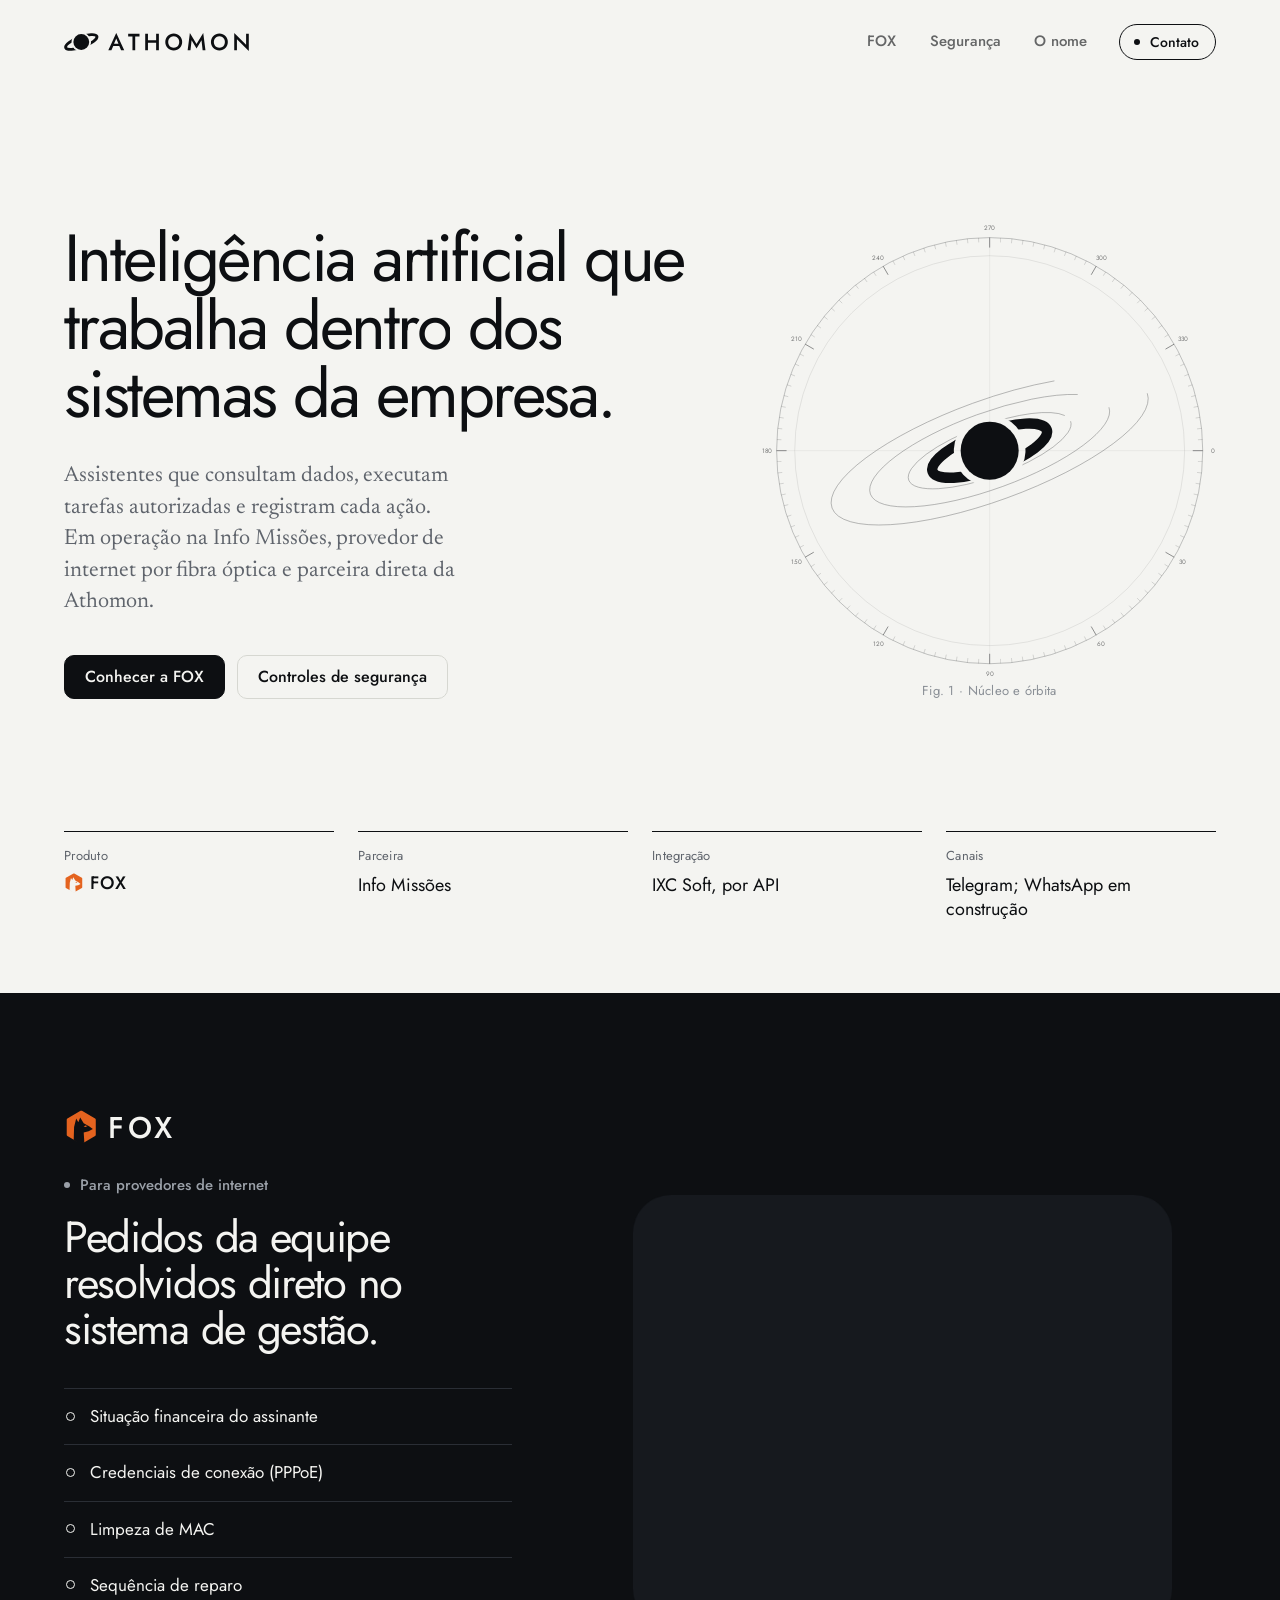
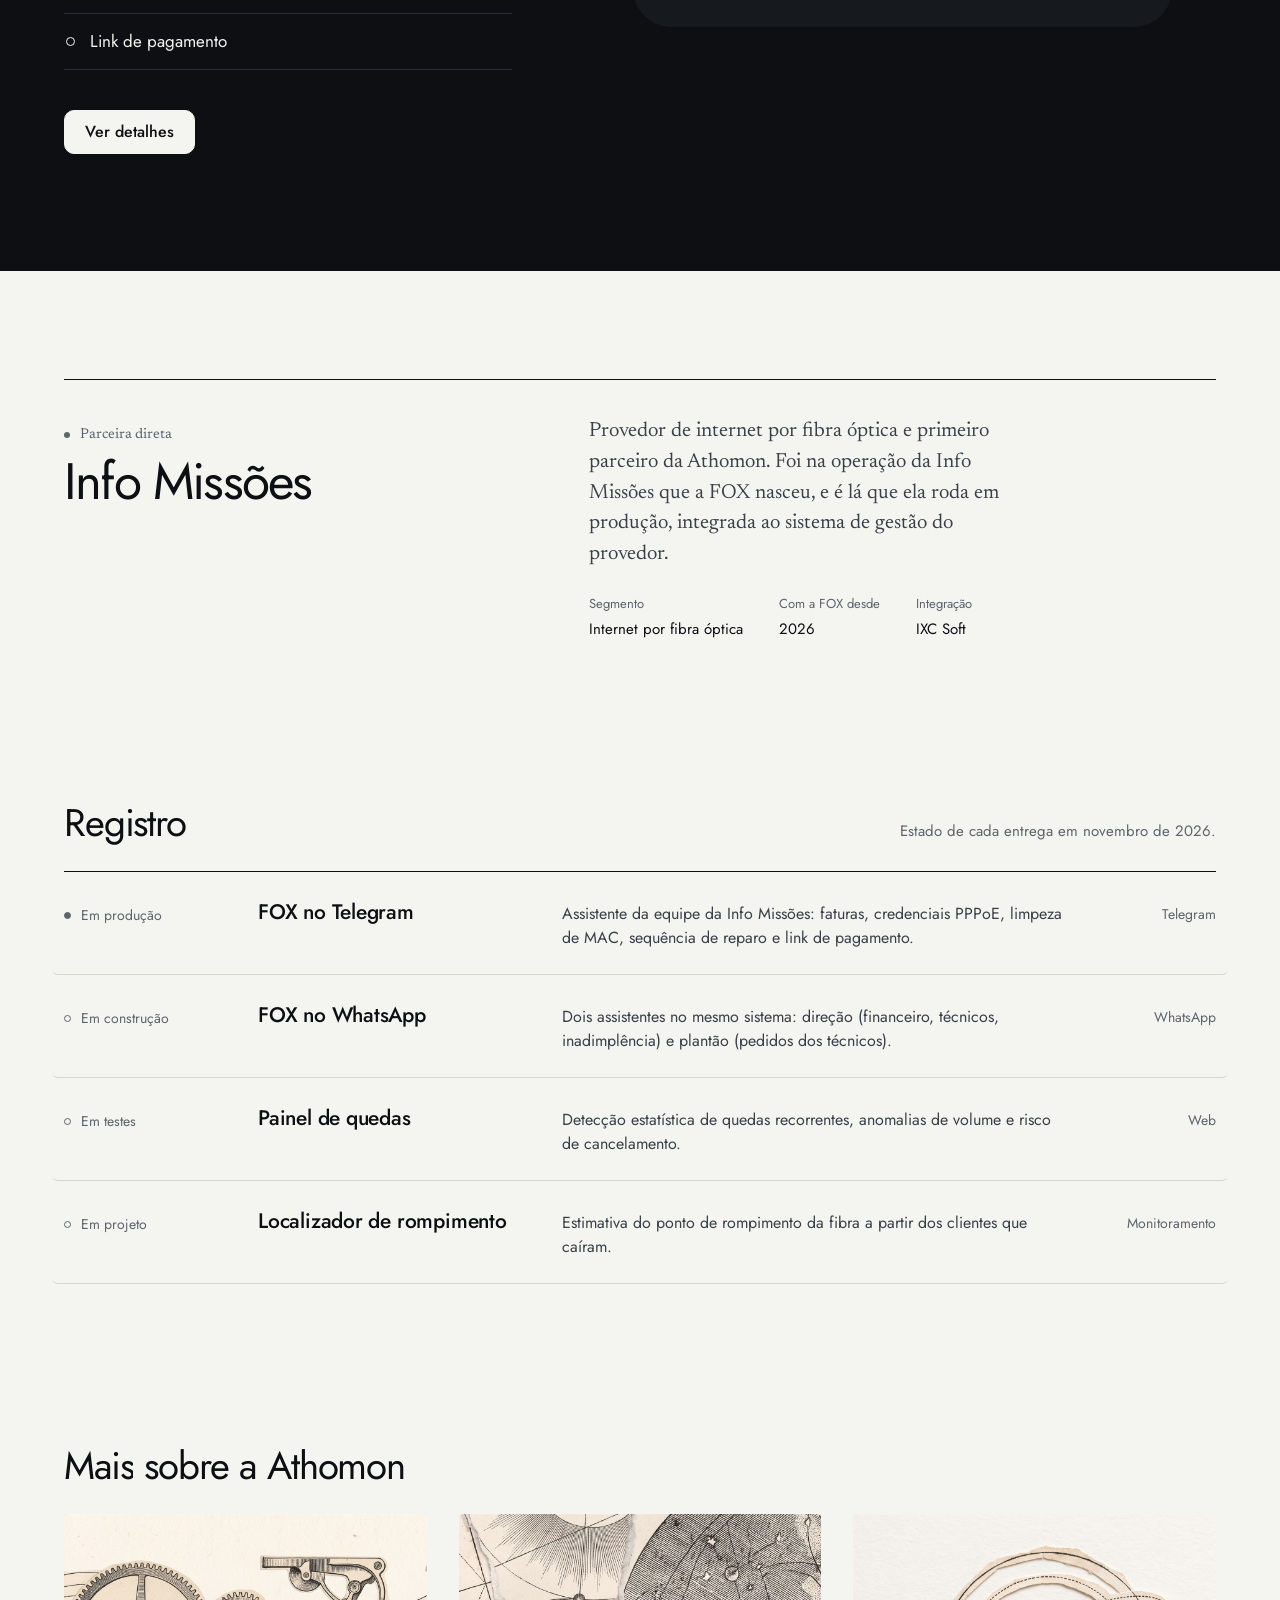
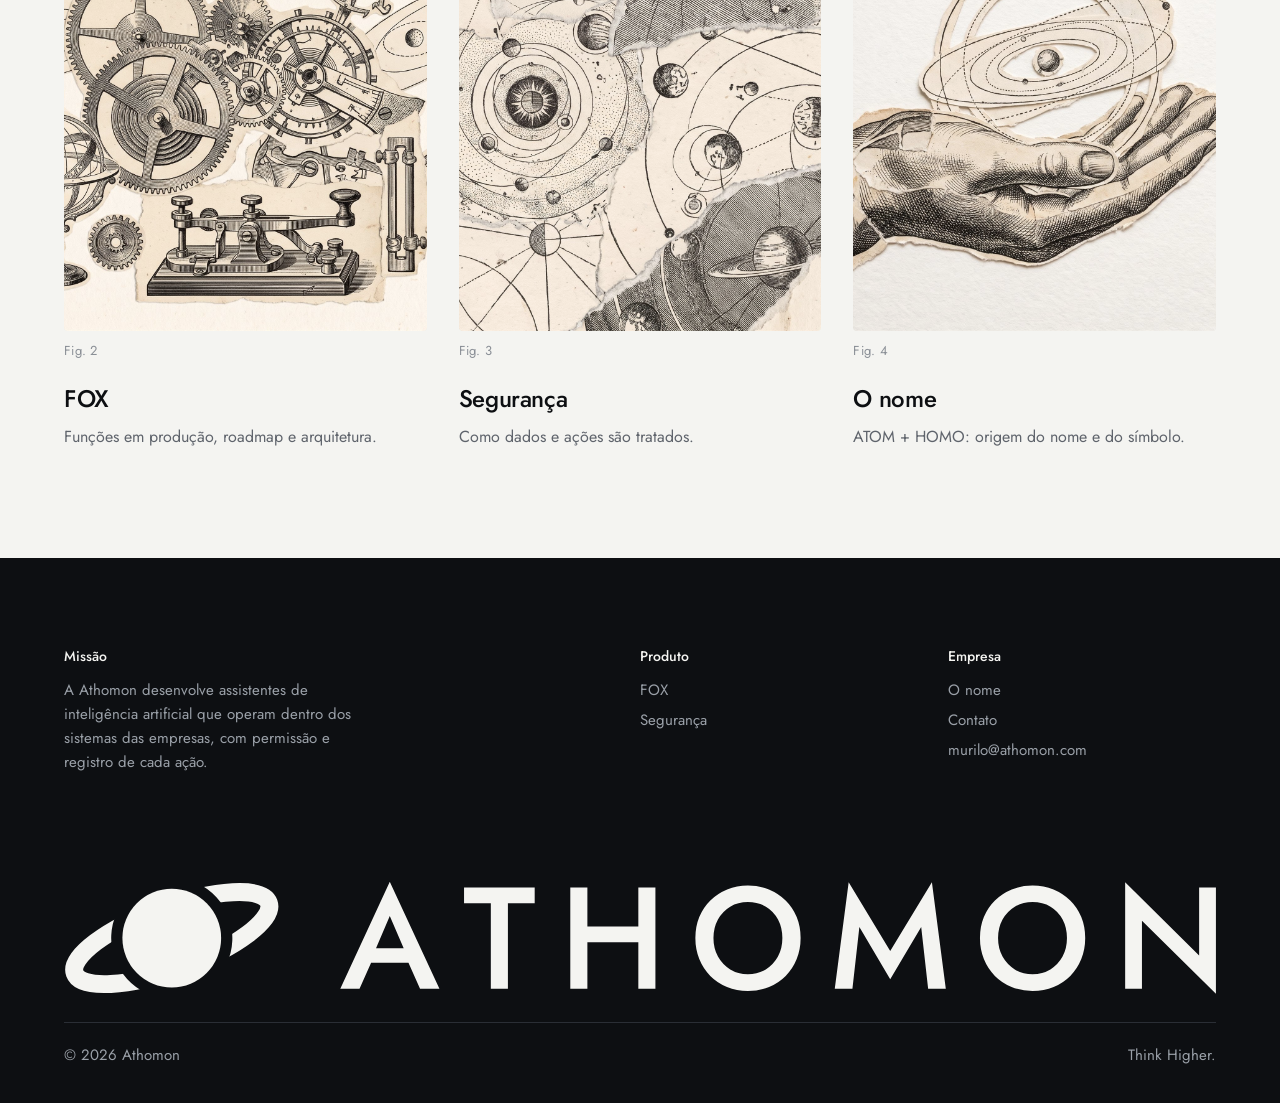
<file: index.html>
<!doctype html>
<html lang="pt-BR">
<head>
<meta charset="utf-8">
<meta name="viewport" content="width=device-width, initial-scale=1">
<title>ATHOMON · Inteligência Superior</title>
<meta name="description" content="A Athomon desenvolve assistentes de inteligência artificial que consultam dados, executam tarefas autorizadas e registram cada ação, integrados aos sistemas da empresa.">
<meta name="theme-color" content="#F4F4F1">
<meta property="og:type" content="website">
<meta property="og:site_name" content="ATHOMON">
<meta property="og:title" content="ATHOMON · Inteligência Superior">
<meta property="og:description" content="A Athomon desenvolve assistentes de inteligência artificial que consultam dados, executam tarefas autorizadas e registram cada ação, integrados aos sistemas da empresa.">
<meta property="og:image" content="https://athomon.com/assets/brand/og-image.png">
<meta name="twitter:card" content="summary_large_image">
<link rel="icon" href="assets/brand/favicon.svg" type="image/svg+xml">
<link rel="icon" href="assets/brand/favicon-32.png" sizes="32x32" type="image/png">
<link rel="apple-touch-icon" href="assets/brand/apple-touch-icon.png">
<link rel="manifest" href="site.webmanifest">
<link rel="preload" href="assets/fonts/newsreader-latin-opsz-normal.woff2" as="font" type="font/woff2" crossorigin>
<link rel="preload" href="assets/fonts/jost-latin-wght-normal.woff2" as="font" type="font/woff2" crossorigin>
<link rel="stylesheet" href="assets/css/site.css?v=390cfc09">
</head>
<body class="page-home">
<a class="skip" href="#conteudo">Pular para o conteúdo</a>
<header class="site-header" data-tone="light">
  <div class="wrap">
    <a class="brand" href="index.html" aria-label="ATHOMON, página inicial"><svg class="full" aria-hidden="true" focusable="false" xmlns="http://www.w3.org/2000/svg" viewBox="0 0 1591.4 155.0"><defs><mask id="gap-h" maskUnits="userSpaceOnUse" x="-100000" y="-100000" width="200000" height="200000"><rect x="-100000" y="-100000" width="200000" height="200000" fill="#fff"/><circle cx="60" cy="60" r="27" fill="#000"/></mask></defs><g transform="translate(148.8 77.5) scale(3.1) translate(-60 -60)"><ellipse cx="60" cy="60" rx="46" ry="14" transform="rotate(-20 60 60)" fill="none" stroke="currentColor" stroke-width="8" mask="url(#gap-h)"/><circle cx="60" cy="60" r="22" fill="currentColor"/></g><g transform="translate(381.0 147.5) scale(0.2 -0.2)" fill="currentColor"><path transform="translate(0 0)" d="M474 180 554 0H688L345 739L3 0H136L216 180ZM345 502 441 280H250Z"/><path transform="translate(850 0)" d="M8 591H193V0H311V591H496V700H8Z"/><path transform="translate(1514 0)" d="M548 700V430H196V700H78V0H196V321H548V0H666V700Z"/><path transform="translate(2418 0)" d="M163 350Q163 422 194.0 478.5Q225 535 278.5 567.0Q332 599 401 599Q472 599 525.5 567.0Q579 535 609.0 478.5Q639 422 639 350Q639 278 608.5 222.0Q578 166 524.5 133.5Q471 101 401 101Q332 101 278.5 133.5Q225 166 194.0 222.0Q163 278 163 350ZM38 350Q38 272 65.0 205.0Q92 138 141.0 89.0Q190 40 256.5 12.5Q323 -15 401 -15Q481 -15 547.0 12.5Q613 40 662.0 89.0Q711 138 738.0 205.0Q765 272 765 350Q765 429 738.0 495.0Q711 561 661.5 609.5Q612 658 546.0 685.5Q480 713 401 713Q324 713 257.5 685.5Q191 658 141.5 609.5Q92 561 65.0 495.0Q38 429 38 350Z"/><path transform="translate(3381 0)" d="M208 426 421 65 635 426 683 0H805L709 735L421 260L134 735L38 0H160Z"/><path transform="translate(4384 0)" d="M163 350Q163 422 194.0 478.5Q225 535 278.5 567.0Q332 599 401 599Q472 599 525.5 567.0Q579 535 609.0 478.5Q639 422 639 350Q639 278 608.5 222.0Q578 166 524.5 133.5Q471 101 401 101Q332 101 278.5 133.5Q225 166 194.0 222.0Q163 278 163 350ZM38 350Q38 272 65.0 205.0Q92 138 141.0 89.0Q190 40 256.5 12.5Q323 -15 401 -15Q481 -15 547.0 12.5Q613 40 662.0 89.0Q711 138 738.0 205.0Q765 272 765 350Q765 429 738.0 495.0Q711 561 661.5 609.5Q612 658 546.0 685.5Q480 713 401 713Q324 713 257.5 685.5Q191 658 141.5 609.5Q92 561 65.0 495.0Q38 429 38 350Z"/><path transform="translate(5347 0)" d="M589 700V230L78 735V0H194V470L705 -35V700Z"/></g></svg><svg class="symbol-only" viewBox="12 34 96 52" aria-hidden="true" focusable="false"><defs><mask id="sg-h" maskUnits="userSpaceOnUse" x="0" y="0" width="120" height="120"><rect width="120" height="120" fill="#fff"/><circle cx="60" cy="60" r="27" fill="#000"/></mask></defs><ellipse cx="60" cy="60" rx="46" ry="14" transform="rotate(-20 60 60)" fill="none" stroke="currentColor" stroke-width="8" mask="url(#sg-h)"/><circle cx="60" cy="60" r="22" fill="currentColor"/></svg></a>
    <nav class="nav" aria-label="Principal"><ul><li><a href="fox.html">FOX</a></li><li><a href="seguranca.html">Segurança</a></li><li><a href="o-nome.html">O nome</a></li><li class="only-mobile"><a href="contato.html">Contato</a></li></ul></nav>
    <a class="nav-cta" href="contato.html">Contato</a>
  </div>
</header>
<main id="conteudo">
<section class="hero2">
  <div class="wrap hero2-grid">
    <div class="hero2-copy">
      <h1 data-rise>Inteligência artificial que trabalha dentro dos sistemas da empresa.</h1>
      <p class="lead in d3">Assistentes que consultam dados, executam tarefas autorizadas e registram cada ação. Em operação na Info Missões, provedor de internet por fibra óptica e parceira direta da Athomon.</p>
      <div class="actions in d3"><a class="btn" href="fox.html">Conhecer a FOX</a><a class="btn btn--line" href="seguranca.html">Controles de segurança</a></div>
    </div>
    <figure class="instrument" aria-hidden="true">
      <div class="instrument-svg" data-instrument></div>
      <figcaption>Fig. 1 · Núcleo e órbita</figcaption>
    </figure>
  </div>
  <div class="wrap">
    <dl class="facts" data-stagger>
      <div><dt>Produto</dt><dd><span class="fox-lockup"><span data-fox-mark="laranja"></span>FOX</span></dd></div>
      <div><dt>Parceira</dt><dd>Info Missões</dd></div>
      <div><dt>Integração</dt><dd>IXC Soft, por API</dd></div>
      <div><dt>Canais</dt><dd>Telegram; WhatsApp em construção</dd></div>
    </dl>
  </div>
</section>

<section class="band dark" aria-labelledby="band-t">
  <div class="wrap band-grid">
    <div>
      <div class="fox-lockup"><span data-fox-mark="laranja" data-draw></span>FOX</div>
      <p class="kicker">Para provedores de internet</p>
      <h2 id="band-t" data-rise>Pedidos da equipe resolvidos direto no sistema de gestão.</h2>
      <ul class="funcs" data-stagger><li>Situação financeira do assinante</li><li>Credenciais de conexão (PPPoE)</li><li>Limpeza de MAC</li><li>Sequência de reparo</li><li>Link de pagamento</li></ul>
      <div class="actions"><a class="btn btn--light" href="fox.html">Ver detalhes</a></div>
    </div>
    <div class="band-media" data-media data-grow><video autoplay muted loop playsinline preload="metadata" aria-hidden="true" tabindex="-1">
      <source src="assets/media/ath-09.mp4" type="video/mp4">
      <source src="https://d8j0ntlcm91z4.cloudfront.net/user_3Ltc2vMDJ8bPHdyRY86cGGXdeo0/hf_20261112_053314_6e5d01b0-52cd-4d08-a341-68efa203b016.mp4" type="video/mp4">
    </video></div>
  </div>
</section>

<section class="section" aria-labelledby="partner-t">
  <div class="wrap partner" data-stagger>
    <div><p class="label">Parceira direta</p><h2 id="partner-t">Info Missões</h2></div>
    <div>
      <p>Provedor de internet por fibra óptica e primeiro parceiro da Athomon. Foi na operação da Info Missões que a FOX nasceu, e é lá que ela roda em produção, integrada ao sistema de gestão do provedor.</p>
      <dl><div><dt>Segmento</dt><dd>Internet por fibra óptica</dd></div><div><dt>Com a FOX desde</dt><dd>2026</dd></div><div><dt>Integração</dt><dd>IXC Soft</dd></div></dl>
    </div>
  </div>
</section>

<section class="section tight" aria-labelledby="log-t">
  <div class="wrap">
    <div class="sec-head"><h2 id="log-t" data-rise>Registro</h2><p>Estado de cada entrega em novembro de 2026.</p></div>
    <div class="log" data-stagger><a class="log-row" href="fox.html"><span class="state"><span class="dot full"></span>Em produção</span><span class="log-title">FOX no Telegram</span><span class="log-desc">Assistente da equipe da Info Missões: faturas, credenciais PPPoE, limpeza de MAC, sequência de reparo e link de pagamento.</span><span class="log-ch">Telegram</span></a><a class="log-row" href="fox.html"><span class="state"><span class="dot"></span>Em construção</span><span class="log-title">FOX no WhatsApp</span><span class="log-desc">Dois assistentes no mesmo sistema: direção (financeiro, técnicos, inadimplência) e plantão (pedidos dos técnicos).</span><span class="log-ch">WhatsApp</span></a><a class="log-row" href="fox.html"><span class="state"><span class="dot"></span>Em testes</span><span class="log-title">Painel de quedas</span><span class="log-desc">Detecção estatística de quedas recorrentes, anomalias de volume e risco de cancelamento.</span><span class="log-ch">Web</span></a><a class="log-row" href="fox.html"><span class="state"><span class="dot"></span>Em projeto</span><span class="log-title">Localizador de rompimento</span><span class="log-desc">Estimativa do ponto de rompimento da fibra a partir dos clientes que caíram.</span><span class="log-ch">Monitoramento</span></a></div>
  </div>
</section>

<section class="section tight" aria-labelledby="plates-t">
  <div class="wrap">
    <div class="sec-head"><h2 id="plates-t" data-rise>Mais sobre a Athomon</h2></div>
    <div class="plates" data-stagger><a class="plate" href="fox.html"><figure><div class="plate-img"><img src="assets/media/ath-21.jpg" data-fallback="https://d8j0ntlcm91z4.cloudfront.net/user_3Ltc2vMDJ8bPHdyRY86cGGXdeo0/hf_20261112_235222_d9765b86-56c0-4161-a56a-7967b03d1f3a.png" alt="Colagem em gravura antiga de engrenagens, polias e mecanismos de relógio." loading="lazy" decoding="async" width="2400" height="1340"></div><figcaption>Fig. 2</figcaption></figure><h3>FOX</h3><p>Funções em produção, roadmap e arquitetura.</p></a><a class="plate" href="seguranca.html"><figure><div class="plate-img"><img src="assets/media/ath-06.jpg" data-fallback="https://d8j0ntlcm91z4.cloudfront.net/user_3Ltc2vMDJ8bPHdyRY86cGGXdeo0/hf_20261112_063831_55369bb4-44fc-4969-8434-1ddefa40897b.png" alt="Colagem em gravura antiga de cartas celestes e diagramas de órbitas." loading="lazy" decoding="async" width="2400" height="1340"></div><figcaption>Fig. 3</figcaption></figure><h3>Segurança</h3><p>Como dados e ações são tratados.</p></a><a class="plate" href="o-nome.html"><figure><div class="plate-img"><img src="assets/media/ath-20.jpg" data-fallback="https://d8j0ntlcm91z4.cloudfront.net/user_3Ltc2vMDJ8bPHdyRY86cGGXdeo0/hf_20261112_235221_99760dc1-51d0-4c49-9a8e-3d33d204078f.png" alt="Colagem em gravura antiga de uma mão humana segurando um sistema de órbitas." loading="lazy" decoding="async" width="2400" height="1340"></div><figcaption>Fig. 4</figcaption></figure><h3>O nome</h3><p>ATOM + HOMO: origem do nome e do símbolo.</p></a></div>
  </div>
</section>
</main>
<footer class="site-footer dark">
  <div class="wrap">
    <div class="foot-grid">
      <div><h4>Missão</h4><p>A Athomon desenvolve assistentes de inteligência artificial que operam dentro dos sistemas das empresas, com permissão e registro de cada ação.</p></div>
      <div><h4>Produto</h4><ul><li><a href="fox.html">FOX</a></li><li><a href="seguranca.html">Segurança</a></li></ul></div>
      <div><h4>Empresa</h4><ul><li><a href="o-nome.html">O nome</a></li><li><a href="contato.html">Contato</a></li><li><a href="mailto:murilo@athomon.com">murilo@athomon.com</a></li></ul></div>
    </div>
    <div class="foot-mark" aria-hidden="true"><svg class="full" aria-hidden="true" focusable="false" xmlns="http://www.w3.org/2000/svg" viewBox="0 0 1591.4 155.0"><defs><mask id="gap-f" maskUnits="userSpaceOnUse" x="-100000" y="-100000" width="200000" height="200000"><rect x="-100000" y="-100000" width="200000" height="200000" fill="#fff"/><circle cx="60" cy="60" r="27" fill="#000"/></mask></defs><g transform="translate(148.8 77.5) scale(3.1) translate(-60 -60)"><ellipse cx="60" cy="60" rx="46" ry="14" transform="rotate(-20 60 60)" fill="none" stroke="currentColor" stroke-width="8" mask="url(#gap-f)"/><circle cx="60" cy="60" r="22" fill="currentColor"/></g><g transform="translate(381.0 147.5) scale(0.2 -0.2)" fill="currentColor"><path transform="translate(0 0)" d="M474 180 554 0H688L345 739L3 0H136L216 180ZM345 502 441 280H250Z"/><path transform="translate(850 0)" d="M8 591H193V0H311V591H496V700H8Z"/><path transform="translate(1514 0)" d="M548 700V430H196V700H78V0H196V321H548V0H666V700Z"/><path transform="translate(2418 0)" d="M163 350Q163 422 194.0 478.5Q225 535 278.5 567.0Q332 599 401 599Q472 599 525.5 567.0Q579 535 609.0 478.5Q639 422 639 350Q639 278 608.5 222.0Q578 166 524.5 133.5Q471 101 401 101Q332 101 278.5 133.5Q225 166 194.0 222.0Q163 278 163 350ZM38 350Q38 272 65.0 205.0Q92 138 141.0 89.0Q190 40 256.5 12.5Q323 -15 401 -15Q481 -15 547.0 12.5Q613 40 662.0 89.0Q711 138 738.0 205.0Q765 272 765 350Q765 429 738.0 495.0Q711 561 661.5 609.5Q612 658 546.0 685.5Q480 713 401 713Q324 713 257.5 685.5Q191 658 141.5 609.5Q92 561 65.0 495.0Q38 429 38 350Z"/><path transform="translate(3381 0)" d="M208 426 421 65 635 426 683 0H805L709 735L421 260L134 735L38 0H160Z"/><path transform="translate(4384 0)" d="M163 350Q163 422 194.0 478.5Q225 535 278.5 567.0Q332 599 401 599Q472 599 525.5 567.0Q579 535 609.0 478.5Q639 422 639 350Q639 278 608.5 222.0Q578 166 524.5 133.5Q471 101 401 101Q332 101 278.5 133.5Q225 166 194.0 222.0Q163 278 163 350ZM38 350Q38 272 65.0 205.0Q92 138 141.0 89.0Q190 40 256.5 12.5Q323 -15 401 -15Q481 -15 547.0 12.5Q613 40 662.0 89.0Q711 138 738.0 205.0Q765 272 765 350Q765 429 738.0 495.0Q711 561 661.5 609.5Q612 658 546.0 685.5Q480 713 401 713Q324 713 257.5 685.5Q191 658 141.5 609.5Q92 561 65.0 495.0Q38 429 38 350Z"/><path transform="translate(5347 0)" d="M589 700V230L78 735V0H194V470L705 -35V700Z"/></g></svg></div>
    <div class="legal"><span>&copy; <span id="year">2026</span> Athomon</span><span lang="en">Think Higher.</span></div>
  </div>
</footer>
<script src="assets/js/site.js?v=c924983e" defer></script>
<script src="assets/js/motion.js?v=ffa8a82c" defer></script>
<script src="assets/js/fox.js?v=77e9936e" defer></script>
</body>
</html>
</file>
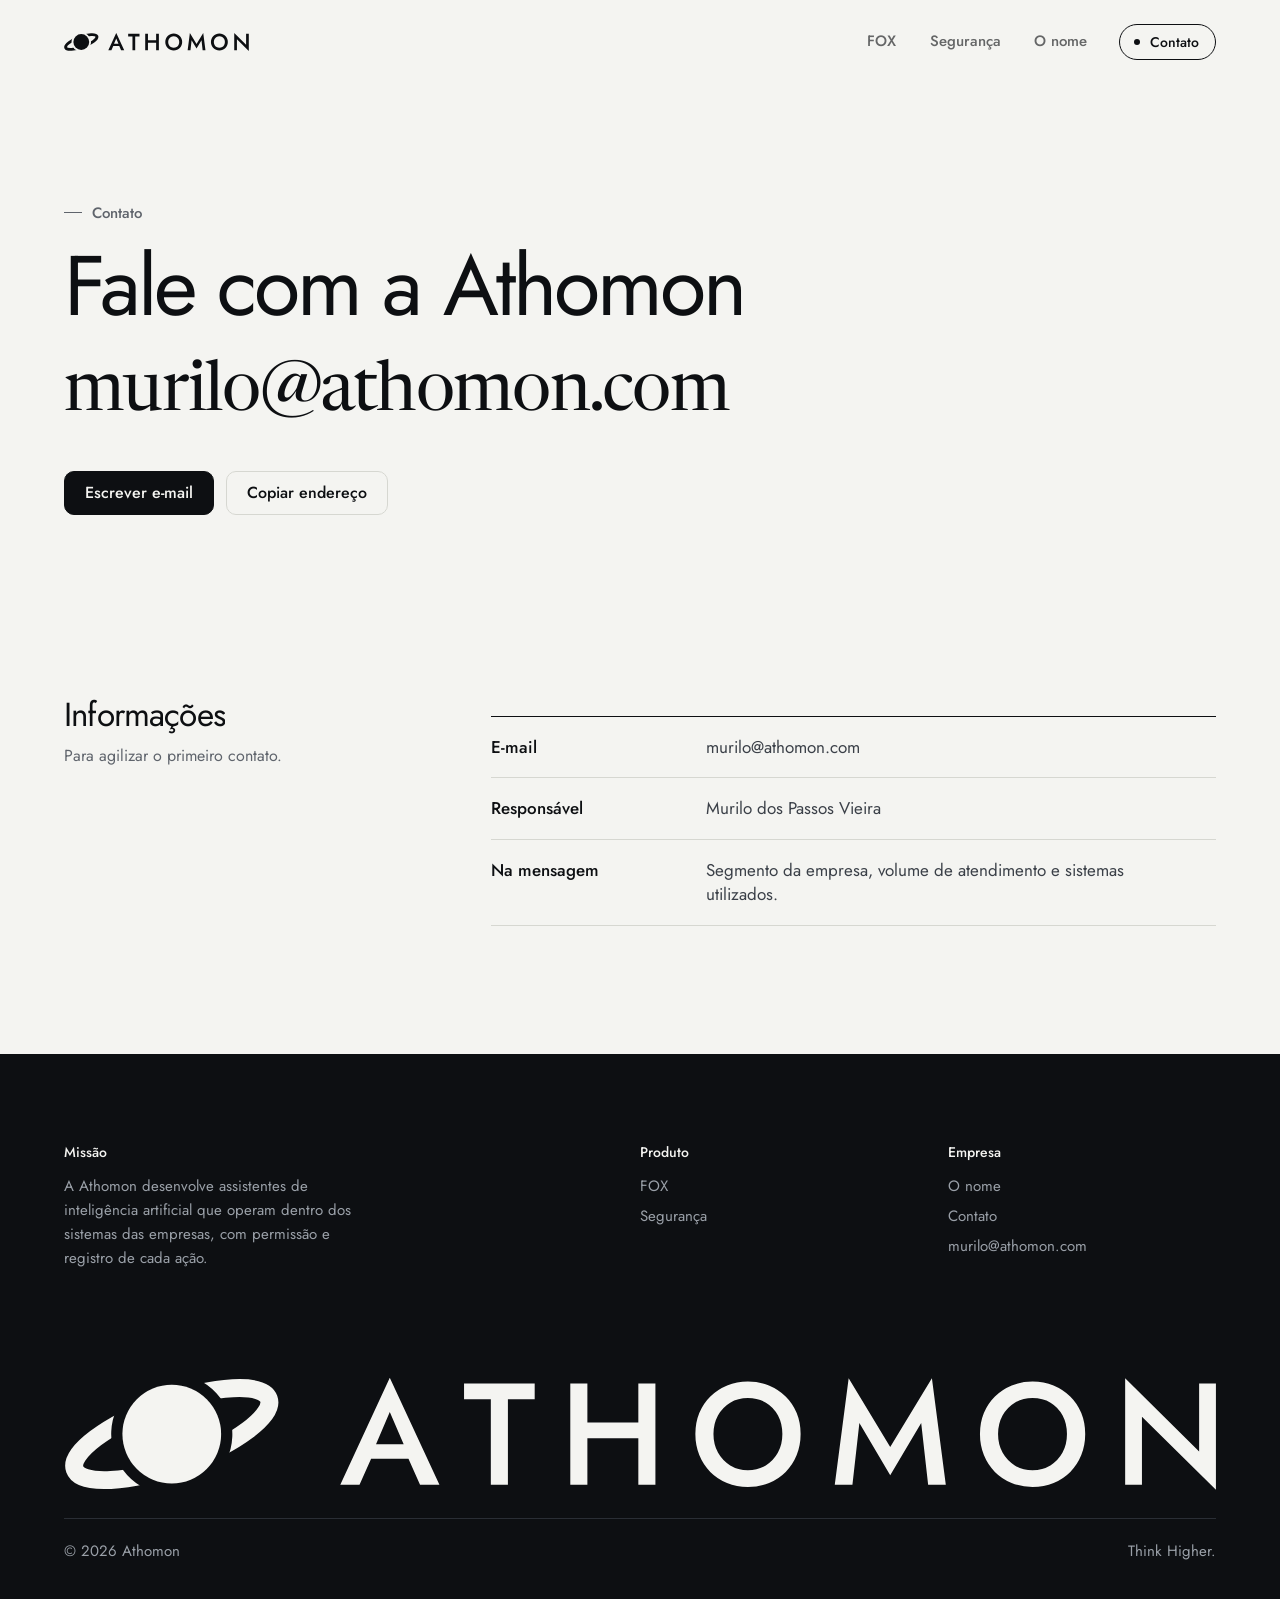
<file: contato.html>
<!doctype html>
<html lang="pt-BR">
<head>
<meta charset="utf-8">
<meta name="viewport" content="width=device-width, initial-scale=1">
<title>Contato · ATHOMON</title>
<meta name="description" content="Contato da Athomon: murilo@athomon.com.">
<meta name="theme-color" content="#F4F4F1">
<meta property="og:type" content="website">
<meta property="og:site_name" content="ATHOMON">
<meta property="og:title" content="Contato · ATHOMON">
<meta property="og:description" content="Contato da Athomon: murilo@athomon.com.">
<meta property="og:image" content="https://athomon.com/assets/brand/og-image.png">
<meta name="twitter:card" content="summary_large_image">
<link rel="icon" href="assets/brand/favicon.svg" type="image/svg+xml">
<link rel="icon" href="assets/brand/favicon-32.png" sizes="32x32" type="image/png">
<link rel="apple-touch-icon" href="assets/brand/apple-touch-icon.png">
<link rel="manifest" href="site.webmanifest">
<link rel="preload" href="assets/fonts/newsreader-latin-opsz-normal.woff2" as="font" type="font/woff2" crossorigin>
<link rel="preload" href="assets/fonts/jost-latin-wght-normal.woff2" as="font" type="font/woff2" crossorigin>
<link rel="stylesheet" href="assets/css/site.css?v=390cfc09">
</head>
<body class="page-contato">
<a class="skip" href="#conteudo">Pular para o conteúdo</a>
<header class="site-header" data-tone="light">
  <div class="wrap">
    <a class="brand" href="index.html" aria-label="ATHOMON, página inicial"><svg class="full" aria-hidden="true" focusable="false" xmlns="http://www.w3.org/2000/svg" viewBox="0 0 1591.4 155.0"><defs><mask id="gap-h" maskUnits="userSpaceOnUse" x="-100000" y="-100000" width="200000" height="200000"><rect x="-100000" y="-100000" width="200000" height="200000" fill="#fff"/><circle cx="60" cy="60" r="27" fill="#000"/></mask></defs><g transform="translate(148.8 77.5) scale(3.1) translate(-60 -60)"><ellipse cx="60" cy="60" rx="46" ry="14" transform="rotate(-20 60 60)" fill="none" stroke="currentColor" stroke-width="8" mask="url(#gap-h)"/><circle cx="60" cy="60" r="22" fill="currentColor"/></g><g transform="translate(381.0 147.5) scale(0.2 -0.2)" fill="currentColor"><path transform="translate(0 0)" d="M474 180 554 0H688L345 739L3 0H136L216 180ZM345 502 441 280H250Z"/><path transform="translate(850 0)" d="M8 591H193V0H311V591H496V700H8Z"/><path transform="translate(1514 0)" d="M548 700V430H196V700H78V0H196V321H548V0H666V700Z"/><path transform="translate(2418 0)" d="M163 350Q163 422 194.0 478.5Q225 535 278.5 567.0Q332 599 401 599Q472 599 525.5 567.0Q579 535 609.0 478.5Q639 422 639 350Q639 278 608.5 222.0Q578 166 524.5 133.5Q471 101 401 101Q332 101 278.5 133.5Q225 166 194.0 222.0Q163 278 163 350ZM38 350Q38 272 65.0 205.0Q92 138 141.0 89.0Q190 40 256.5 12.5Q323 -15 401 -15Q481 -15 547.0 12.5Q613 40 662.0 89.0Q711 138 738.0 205.0Q765 272 765 350Q765 429 738.0 495.0Q711 561 661.5 609.5Q612 658 546.0 685.5Q480 713 401 713Q324 713 257.5 685.5Q191 658 141.5 609.5Q92 561 65.0 495.0Q38 429 38 350Z"/><path transform="translate(3381 0)" d="M208 426 421 65 635 426 683 0H805L709 735L421 260L134 735L38 0H160Z"/><path transform="translate(4384 0)" d="M163 350Q163 422 194.0 478.5Q225 535 278.5 567.0Q332 599 401 599Q472 599 525.5 567.0Q579 535 609.0 478.5Q639 422 639 350Q639 278 608.5 222.0Q578 166 524.5 133.5Q471 101 401 101Q332 101 278.5 133.5Q225 166 194.0 222.0Q163 278 163 350ZM38 350Q38 272 65.0 205.0Q92 138 141.0 89.0Q190 40 256.5 12.5Q323 -15 401 -15Q481 -15 547.0 12.5Q613 40 662.0 89.0Q711 138 738.0 205.0Q765 272 765 350Q765 429 738.0 495.0Q711 561 661.5 609.5Q612 658 546.0 685.5Q480 713 401 713Q324 713 257.5 685.5Q191 658 141.5 609.5Q92 561 65.0 495.0Q38 429 38 350Z"/><path transform="translate(5347 0)" d="M589 700V230L78 735V0H194V470L705 -35V700Z"/></g></svg><svg class="symbol-only" viewBox="12 34 96 52" aria-hidden="true" focusable="false"><defs><mask id="sg-h" maskUnits="userSpaceOnUse" x="0" y="0" width="120" height="120"><rect width="120" height="120" fill="#fff"/><circle cx="60" cy="60" r="27" fill="#000"/></mask></defs><ellipse cx="60" cy="60" rx="46" ry="14" transform="rotate(-20 60 60)" fill="none" stroke="currentColor" stroke-width="8" mask="url(#sg-h)"/><circle cx="60" cy="60" r="22" fill="currentColor"/></svg></a>
    <nav class="nav" aria-label="Principal"><ul><li><a href="fox.html">FOX</a></li><li><a href="seguranca.html">Segurança</a></li><li><a href="o-nome.html">O nome</a></li><li class="only-mobile"><a href="contato.html" aria-current="page">Contato</a></li></ul></nav>
    <a class="nav-cta" href="contato.html" aria-current="page">Contato</a>
  </div>
</header>
<main id="conteudo">
<section class="page-top contact">
  <div class="wrap">
    <p class="eyebrow in">Contato</p>
    <h1 class="headline" data-rise>Fale com a Athomon</h1>
    <p class="mail in d2"><a href="mailto:murilo@athomon.com?subject=Contato%20pelo%20site">murilo@athomon.com</a></p>
    <div class="actions in d3">
      <a class="btn" href="mailto:murilo@athomon.com?subject=Contato%20pelo%20site">Escrever e-mail</a>
      <button class="btn btn--line" type="button" data-copy="murilo@athomon.com" aria-describedby="copy-status">Copiar endereço</button>
    </div>
    <p class="toast" id="copy-status" role="status"></p>
  </div>
</section>
<section class="section tight">
  <div class="wrap spec">
    <h2 data-rise>Informações<small>Para agilizar o primeiro contato.</small></h2>
    <dl class="rows" data-stagger><div><dt>E-mail</dt><dd>murilo@athomon.com</dd><span></span></div><div><dt>Responsável</dt><dd>Murilo dos Passos Vieira</dd><span></span></div><div><dt>Na mensagem</dt><dd>Segmento da empresa, volume de atendimento e sistemas utilizados.</dd><span></span></div></dl>
  </div>
</section>
</main>
<footer class="site-footer dark">
  <div class="wrap">
    <div class="foot-grid">
      <div><h4>Missão</h4><p>A Athomon desenvolve assistentes de inteligência artificial que operam dentro dos sistemas das empresas, com permissão e registro de cada ação.</p></div>
      <div><h4>Produto</h4><ul><li><a href="fox.html">FOX</a></li><li><a href="seguranca.html">Segurança</a></li></ul></div>
      <div><h4>Empresa</h4><ul><li><a href="o-nome.html">O nome</a></li><li><a href="contato.html">Contato</a></li><li><a href="mailto:murilo@athomon.com">murilo@athomon.com</a></li></ul></div>
    </div>
    <div class="foot-mark" aria-hidden="true"><svg class="full" aria-hidden="true" focusable="false" xmlns="http://www.w3.org/2000/svg" viewBox="0 0 1591.4 155.0"><defs><mask id="gap-f" maskUnits="userSpaceOnUse" x="-100000" y="-100000" width="200000" height="200000"><rect x="-100000" y="-100000" width="200000" height="200000" fill="#fff"/><circle cx="60" cy="60" r="27" fill="#000"/></mask></defs><g transform="translate(148.8 77.5) scale(3.1) translate(-60 -60)"><ellipse cx="60" cy="60" rx="46" ry="14" transform="rotate(-20 60 60)" fill="none" stroke="currentColor" stroke-width="8" mask="url(#gap-f)"/><circle cx="60" cy="60" r="22" fill="currentColor"/></g><g transform="translate(381.0 147.5) scale(0.2 -0.2)" fill="currentColor"><path transform="translate(0 0)" d="M474 180 554 0H688L345 739L3 0H136L216 180ZM345 502 441 280H250Z"/><path transform="translate(850 0)" d="M8 591H193V0H311V591H496V700H8Z"/><path transform="translate(1514 0)" d="M548 700V430H196V700H78V0H196V321H548V0H666V700Z"/><path transform="translate(2418 0)" d="M163 350Q163 422 194.0 478.5Q225 535 278.5 567.0Q332 599 401 599Q472 599 525.5 567.0Q579 535 609.0 478.5Q639 422 639 350Q639 278 608.5 222.0Q578 166 524.5 133.5Q471 101 401 101Q332 101 278.5 133.5Q225 166 194.0 222.0Q163 278 163 350ZM38 350Q38 272 65.0 205.0Q92 138 141.0 89.0Q190 40 256.5 12.5Q323 -15 401 -15Q481 -15 547.0 12.5Q613 40 662.0 89.0Q711 138 738.0 205.0Q765 272 765 350Q765 429 738.0 495.0Q711 561 661.5 609.5Q612 658 546.0 685.5Q480 713 401 713Q324 713 257.5 685.5Q191 658 141.5 609.5Q92 561 65.0 495.0Q38 429 38 350Z"/><path transform="translate(3381 0)" d="M208 426 421 65 635 426 683 0H805L709 735L421 260L134 735L38 0H160Z"/><path transform="translate(4384 0)" d="M163 350Q163 422 194.0 478.5Q225 535 278.5 567.0Q332 599 401 599Q472 599 525.5 567.0Q579 535 609.0 478.5Q639 422 639 350Q639 278 608.5 222.0Q578 166 524.5 133.5Q471 101 401 101Q332 101 278.5 133.5Q225 166 194.0 222.0Q163 278 163 350ZM38 350Q38 272 65.0 205.0Q92 138 141.0 89.0Q190 40 256.5 12.5Q323 -15 401 -15Q481 -15 547.0 12.5Q613 40 662.0 89.0Q711 138 738.0 205.0Q765 272 765 350Q765 429 738.0 495.0Q711 561 661.5 609.5Q612 658 546.0 685.5Q480 713 401 713Q324 713 257.5 685.5Q191 658 141.5 609.5Q92 561 65.0 495.0Q38 429 38 350Z"/><path transform="translate(5347 0)" d="M589 700V230L78 735V0H194V470L705 -35V700Z"/></g></svg></div>
    <div class="legal"><span>&copy; <span id="year">2026</span> Athomon</span><span lang="en">Think Higher.</span></div>
  </div>
</footer>
<script src="assets/js/site.js?v=c924983e" defer></script>
<script src="assets/js/motion.js?v=ffa8a82c" defer></script>
<script src="assets/js/fox.js?v=77e9936e" defer></script>
</body>
</html>
</file>
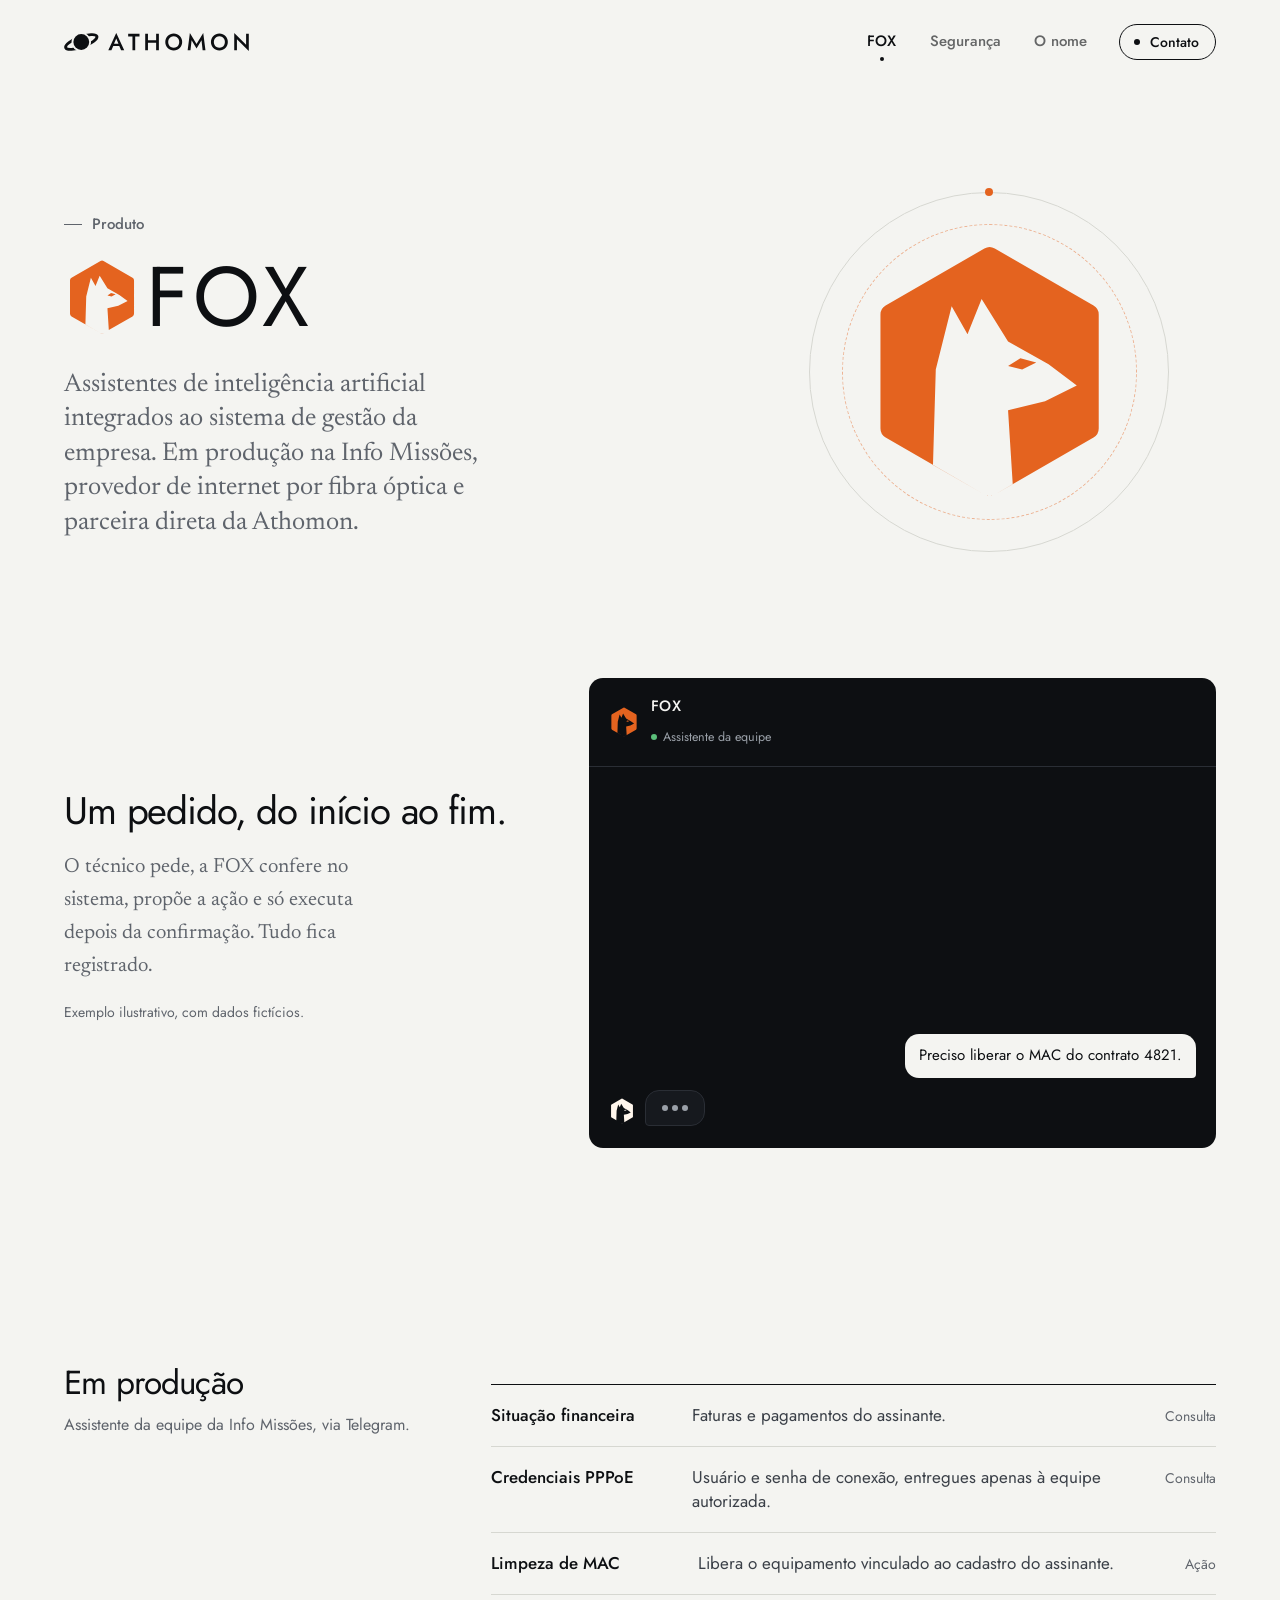
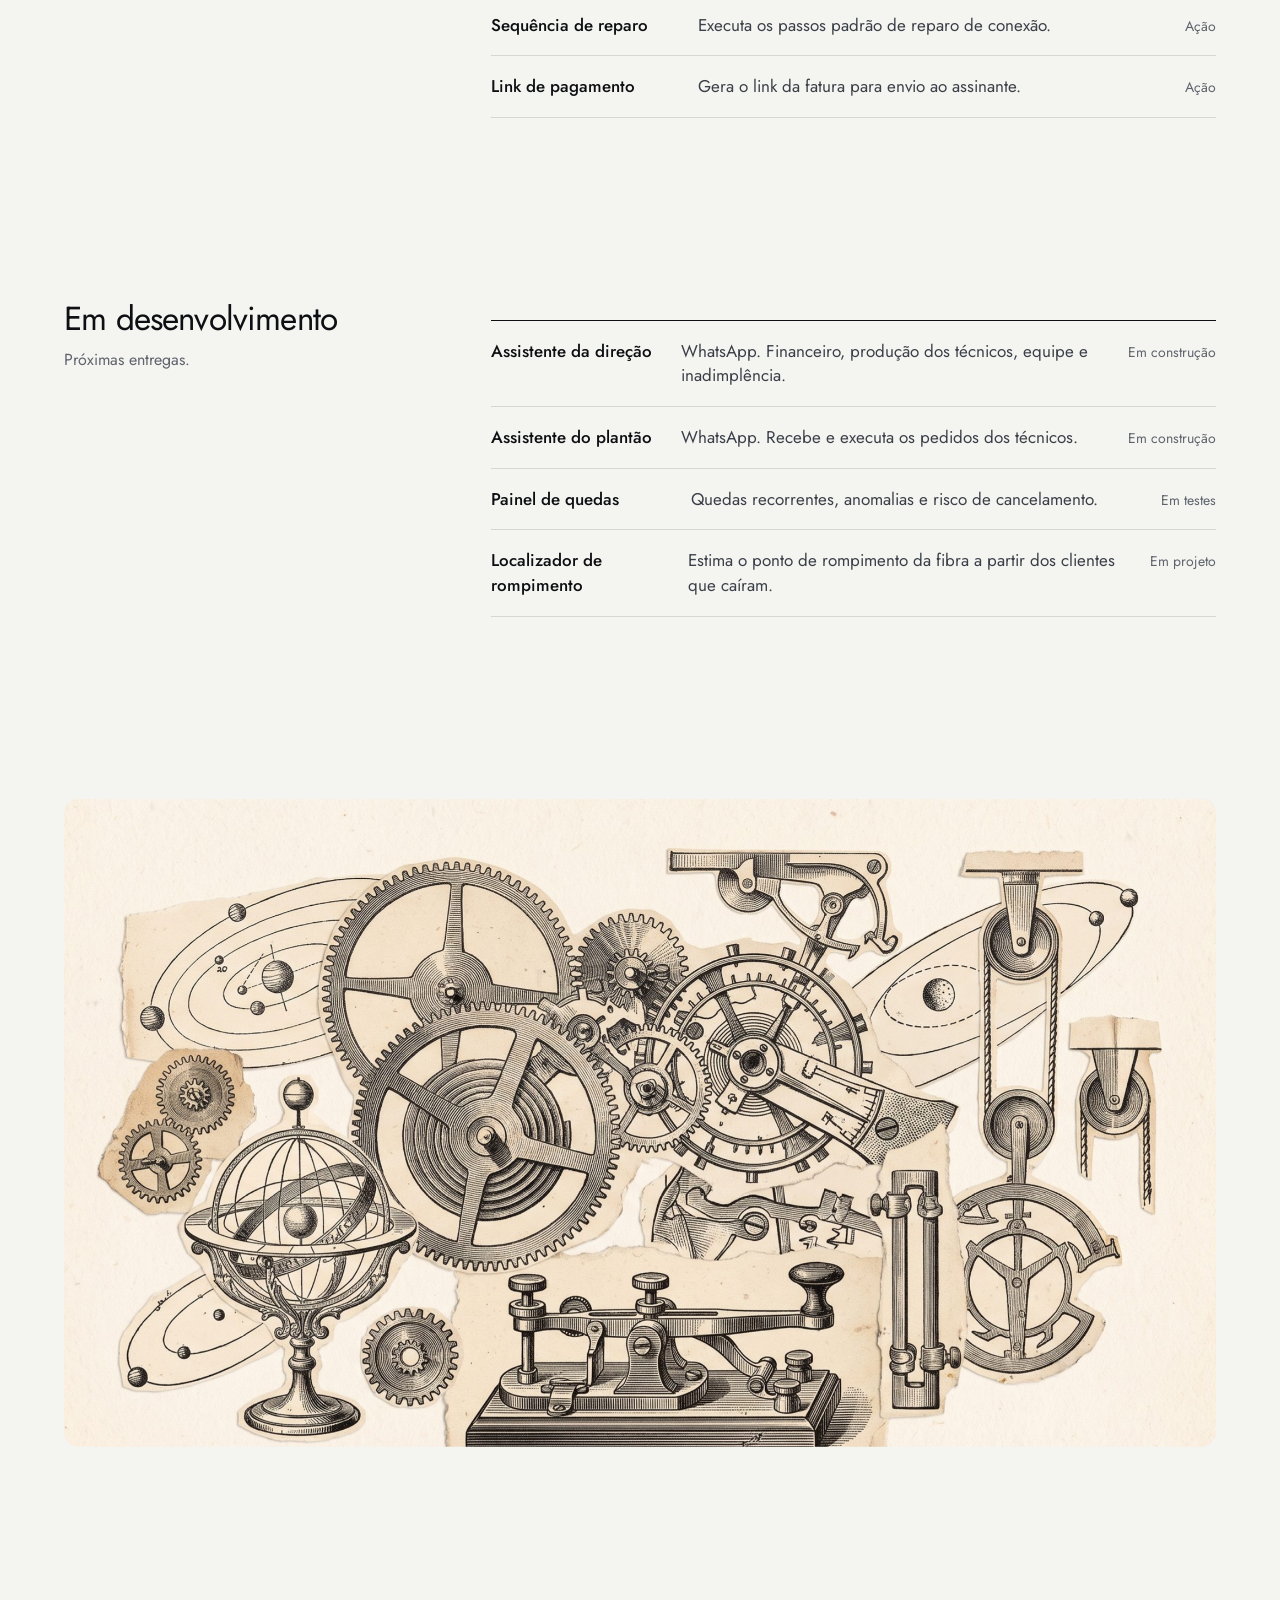
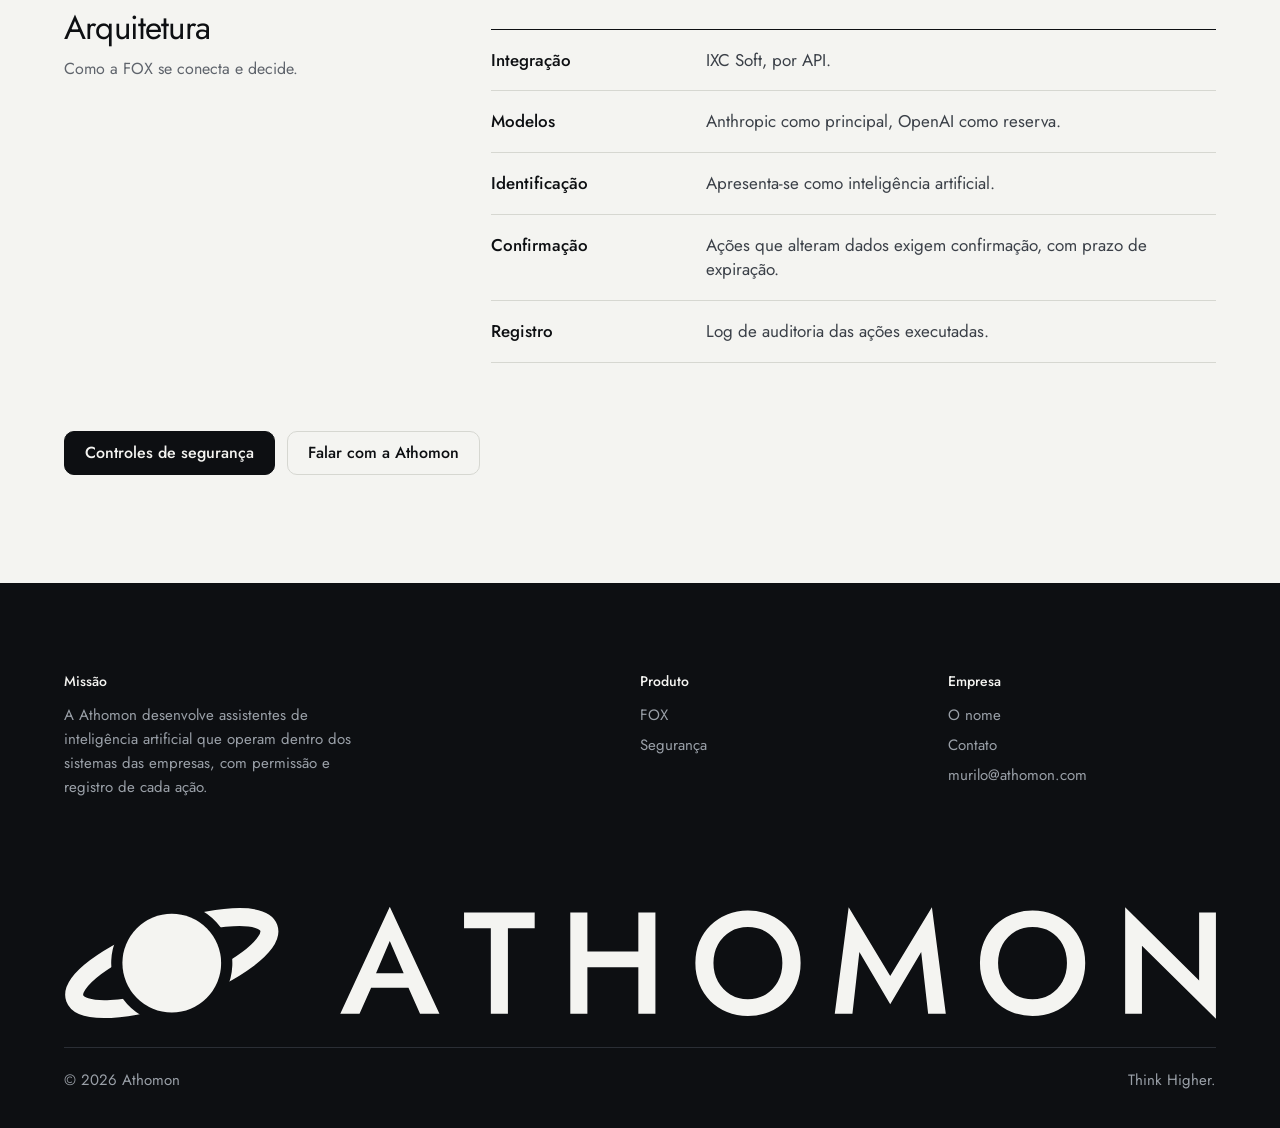
<file: fox.html>
<!doctype html>
<html lang="pt-BR">
<head>
<meta charset="utf-8">
<meta name="viewport" content="width=device-width, initial-scale=1">
<title>FOX · ATHOMON</title>
<meta name="description" content="FOX: assistentes de inteligência artificial integrados ao sistema de gestão da empresa. Funções em produção, roadmap e arquitetura.">
<meta name="theme-color" content="#F4F4F1">
<meta property="og:type" content="website">
<meta property="og:site_name" content="ATHOMON">
<meta property="og:title" content="FOX · ATHOMON">
<meta property="og:description" content="FOX: assistentes de inteligência artificial integrados ao sistema de gestão da empresa. Funções em produção, roadmap e arquitetura.">
<meta property="og:image" content="https://athomon.com/assets/brand/og-image.png">
<meta name="twitter:card" content="summary_large_image">
<link rel="icon" href="assets/brand/favicon.svg" type="image/svg+xml">
<link rel="icon" href="assets/brand/favicon-32.png" sizes="32x32" type="image/png">
<link rel="apple-touch-icon" href="assets/brand/apple-touch-icon.png">
<link rel="manifest" href="site.webmanifest">
<link rel="preload" href="assets/fonts/newsreader-latin-opsz-normal.woff2" as="font" type="font/woff2" crossorigin>
<link rel="preload" href="assets/fonts/jost-latin-wght-normal.woff2" as="font" type="font/woff2" crossorigin>
<link rel="stylesheet" href="assets/css/site.css?v=390cfc09">
</head>
<body class="page-fox">
<a class="skip" href="#conteudo">Pular para o conteúdo</a>
<header class="site-header" data-tone="light">
  <div class="wrap">
    <a class="brand" href="index.html" aria-label="ATHOMON, página inicial"><svg class="full" aria-hidden="true" focusable="false" xmlns="http://www.w3.org/2000/svg" viewBox="0 0 1591.4 155.0"><defs><mask id="gap-h" maskUnits="userSpaceOnUse" x="-100000" y="-100000" width="200000" height="200000"><rect x="-100000" y="-100000" width="200000" height="200000" fill="#fff"/><circle cx="60" cy="60" r="27" fill="#000"/></mask></defs><g transform="translate(148.8 77.5) scale(3.1) translate(-60 -60)"><ellipse cx="60" cy="60" rx="46" ry="14" transform="rotate(-20 60 60)" fill="none" stroke="currentColor" stroke-width="8" mask="url(#gap-h)"/><circle cx="60" cy="60" r="22" fill="currentColor"/></g><g transform="translate(381.0 147.5) scale(0.2 -0.2)" fill="currentColor"><path transform="translate(0 0)" d="M474 180 554 0H688L345 739L3 0H136L216 180ZM345 502 441 280H250Z"/><path transform="translate(850 0)" d="M8 591H193V0H311V591H496V700H8Z"/><path transform="translate(1514 0)" d="M548 700V430H196V700H78V0H196V321H548V0H666V700Z"/><path transform="translate(2418 0)" d="M163 350Q163 422 194.0 478.5Q225 535 278.5 567.0Q332 599 401 599Q472 599 525.5 567.0Q579 535 609.0 478.5Q639 422 639 350Q639 278 608.5 222.0Q578 166 524.5 133.5Q471 101 401 101Q332 101 278.5 133.5Q225 166 194.0 222.0Q163 278 163 350ZM38 350Q38 272 65.0 205.0Q92 138 141.0 89.0Q190 40 256.5 12.5Q323 -15 401 -15Q481 -15 547.0 12.5Q613 40 662.0 89.0Q711 138 738.0 205.0Q765 272 765 350Q765 429 738.0 495.0Q711 561 661.5 609.5Q612 658 546.0 685.5Q480 713 401 713Q324 713 257.5 685.5Q191 658 141.5 609.5Q92 561 65.0 495.0Q38 429 38 350Z"/><path transform="translate(3381 0)" d="M208 426 421 65 635 426 683 0H805L709 735L421 260L134 735L38 0H160Z"/><path transform="translate(4384 0)" d="M163 350Q163 422 194.0 478.5Q225 535 278.5 567.0Q332 599 401 599Q472 599 525.5 567.0Q579 535 609.0 478.5Q639 422 639 350Q639 278 608.5 222.0Q578 166 524.5 133.5Q471 101 401 101Q332 101 278.5 133.5Q225 166 194.0 222.0Q163 278 163 350ZM38 350Q38 272 65.0 205.0Q92 138 141.0 89.0Q190 40 256.5 12.5Q323 -15 401 -15Q481 -15 547.0 12.5Q613 40 662.0 89.0Q711 138 738.0 205.0Q765 272 765 350Q765 429 738.0 495.0Q711 561 661.5 609.5Q612 658 546.0 685.5Q480 713 401 713Q324 713 257.5 685.5Q191 658 141.5 609.5Q92 561 65.0 495.0Q38 429 38 350Z"/><path transform="translate(5347 0)" d="M589 700V230L78 735V0H194V470L705 -35V700Z"/></g></svg><svg class="symbol-only" viewBox="12 34 96 52" aria-hidden="true" focusable="false"><defs><mask id="sg-h" maskUnits="userSpaceOnUse" x="0" y="0" width="120" height="120"><rect width="120" height="120" fill="#fff"/><circle cx="60" cy="60" r="27" fill="#000"/></mask></defs><ellipse cx="60" cy="60" rx="46" ry="14" transform="rotate(-20 60 60)" fill="none" stroke="currentColor" stroke-width="8" mask="url(#sg-h)"/><circle cx="60" cy="60" r="22" fill="currentColor"/></svg></a>
    <nav class="nav" aria-label="Principal"><ul><li><a href="fox.html" aria-current="page">FOX</a></li><li><a href="seguranca.html">Segurança</a></li><li><a href="o-nome.html">O nome</a></li><li class="only-mobile"><a href="contato.html">Contato</a></li></ul></nav>
    <a class="nav-cta" href="contato.html">Contato</a>
  </div>
</header>
<main id="conteudo">
<section class="page-top">
  <div class="wrap fox-hero">
    <div>
      <p class="eyebrow in">Produto</p>
      <div class="fox-title"><span data-fox-mark="laranja" style="width:.9em;height:.9em;font-size:clamp(48px,6.6vw,104px)"></span><h1 class="headline" data-rise>FOX</h1></div>
      <p class="lead in d3">Assistentes de inteligência artificial integrados ao sistema de gestão da empresa. Em produção na Info Missões, provedor de internet por fibra óptica e parceira direta da Athomon.</p>
    </div>
    <div class="big-mark" aria-hidden="true"><span data-fox-mark="laranja" data-draw></span><span class="orbit-dot"></span></div>
  </div>
</section>

<section class="section tight" aria-labelledby="demo-t">
  <div class="wrap demo">
    <div>
      <h2 id="demo-t" data-rise>Um pedido, do início ao fim.</h2>
      <p class="lead" style="margin:0;max-width:30ch;font-size:clamp(19px,1.6vw,22px);color:var(--muted)">O técnico pede, a FOX confere no sistema, propõe a ação e só executa depois da confirmação. Tudo fica registrado.</p>
      <p class="note-small">Exemplo ilustrativo, com dados fictícios.</p>
    </div>
    <div class="chat" data-chat aria-label="Exemplo de conversa com a FOX">
      <div class="chat-top"><span data-fox-mark="laranja"></span><div><b>FOX</b><small>Assistente da equipe</small></div></div>
      <div class="chat-log" aria-live="off"></div>
    </div>
  </div>
</section>

<section class="section">
  <div class="wrap spec">
    <h2 data-rise>Em produção<small>Assistente da equipe da Info Missões, via Telegram.</small></h2>
    <dl class="rows" data-stagger><div><dt>Situação financeira</dt><dd>Faturas e pagamentos do assinante.</dd><span class="tag">Consulta</span></div><div><dt>Credenciais PPPoE</dt><dd>Usuário e senha de conexão, entregues apenas à equipe autorizada.</dd><span class="tag">Consulta</span></div><div><dt>Limpeza de MAC</dt><dd>Libera o equipamento vinculado ao cadastro do assinante.</dd><span class="tag">Ação</span></div><div><dt>Sequência de reparo</dt><dd>Executa os passos padrão de reparo de conexão.</dd><span class="tag">Ação</span></div><div><dt>Link de pagamento</dt><dd>Gera o link da fatura para envio ao assinante.</dd><span class="tag">Ação</span></div></dl>
  </div>
</section>

<section class="section tight">
  <div class="wrap spec">
    <h2 data-rise>Em desenvolvimento<small>Próximas entregas.</small></h2>
    <dl class="rows" data-stagger><div><dt>Assistente da direção</dt><dd>WhatsApp. Financeiro, produção dos técnicos, equipe e inadimplência.</dd><span class="tag">Em construção</span></div><div><dt>Assistente do plantão</dt><dd>WhatsApp. Recebe e executa os pedidos dos técnicos.</dd><span class="tag">Em construção</span></div><div><dt>Painel de quedas</dt><dd>Quedas recorrentes, anomalias e risco de cancelamento.</dd><span class="tag">Em testes</span></div><div><dt>Localizador de rompimento</dt><dd>Estima o ponto de rompimento da fibra a partir dos clientes que caíram.</dd><span class="tag">Em projeto</span></div></dl>
  </div>
</section>

<section class="section tight">
  <div class="wrap">
    <figure class="figure"><div class="frame" data-curtain data-parallax><img src="assets/media/ath-21.jpg" data-fallback="https://d8j0ntlcm91z4.cloudfront.net/user_3Ltc2vMDJ8bPHdyRY86cGGXdeo0/hf_20261112_235222_d9765b86-56c0-4161-a56a-7967b03d1f3a.png" alt="Colagem em gravura antiga de engrenagens, polias e mecanismos de relógio." loading="lazy" decoding="async" width="2400" height="1340"></div></figure>
  </div>
</section>

<section class="section tight">
  <div class="wrap spec">
    <h2 data-rise>Arquitetura<small>Como a FOX se conecta e decide.</small></h2>
    <dl class="rows" data-stagger><div><dt>Integração</dt><dd>IXC Soft, por API.</dd><span></span></div><div><dt>Modelos</dt><dd>Anthropic como principal, OpenAI como reserva.</dd><span></span></div><div><dt>Identificação</dt><dd>Apresenta-se como inteligência artificial.</dd><span></span></div><div><dt>Confirmação</dt><dd>Ações que alteram dados exigem confirmação, com prazo de expiração.</dd><span></span></div><div><dt>Registro</dt><dd>Log de auditoria das ações executadas.</dd><span></span></div></dl>
  </div>
  <div class="wrap actions" style="margin-top:48px"><a class="btn" href="seguranca.html">Controles de segurança</a><a class="btn btn--line" href="contato.html">Falar com a Athomon</a></div>
</section>
</main>
<footer class="site-footer dark">
  <div class="wrap">
    <div class="foot-grid">
      <div><h4>Missão</h4><p>A Athomon desenvolve assistentes de inteligência artificial que operam dentro dos sistemas das empresas, com permissão e registro de cada ação.</p></div>
      <div><h4>Produto</h4><ul><li><a href="fox.html">FOX</a></li><li><a href="seguranca.html">Segurança</a></li></ul></div>
      <div><h4>Empresa</h4><ul><li><a href="o-nome.html">O nome</a></li><li><a href="contato.html">Contato</a></li><li><a href="mailto:murilo@athomon.com">murilo@athomon.com</a></li></ul></div>
    </div>
    <div class="foot-mark" aria-hidden="true"><svg class="full" aria-hidden="true" focusable="false" xmlns="http://www.w3.org/2000/svg" viewBox="0 0 1591.4 155.0"><defs><mask id="gap-f" maskUnits="userSpaceOnUse" x="-100000" y="-100000" width="200000" height="200000"><rect x="-100000" y="-100000" width="200000" height="200000" fill="#fff"/><circle cx="60" cy="60" r="27" fill="#000"/></mask></defs><g transform="translate(148.8 77.5) scale(3.1) translate(-60 -60)"><ellipse cx="60" cy="60" rx="46" ry="14" transform="rotate(-20 60 60)" fill="none" stroke="currentColor" stroke-width="8" mask="url(#gap-f)"/><circle cx="60" cy="60" r="22" fill="currentColor"/></g><g transform="translate(381.0 147.5) scale(0.2 -0.2)" fill="currentColor"><path transform="translate(0 0)" d="M474 180 554 0H688L345 739L3 0H136L216 180ZM345 502 441 280H250Z"/><path transform="translate(850 0)" d="M8 591H193V0H311V591H496V700H8Z"/><path transform="translate(1514 0)" d="M548 700V430H196V700H78V0H196V321H548V0H666V700Z"/><path transform="translate(2418 0)" d="M163 350Q163 422 194.0 478.5Q225 535 278.5 567.0Q332 599 401 599Q472 599 525.5 567.0Q579 535 609.0 478.5Q639 422 639 350Q639 278 608.5 222.0Q578 166 524.5 133.5Q471 101 401 101Q332 101 278.5 133.5Q225 166 194.0 222.0Q163 278 163 350ZM38 350Q38 272 65.0 205.0Q92 138 141.0 89.0Q190 40 256.5 12.5Q323 -15 401 -15Q481 -15 547.0 12.5Q613 40 662.0 89.0Q711 138 738.0 205.0Q765 272 765 350Q765 429 738.0 495.0Q711 561 661.5 609.5Q612 658 546.0 685.5Q480 713 401 713Q324 713 257.5 685.5Q191 658 141.5 609.5Q92 561 65.0 495.0Q38 429 38 350Z"/><path transform="translate(3381 0)" d="M208 426 421 65 635 426 683 0H805L709 735L421 260L134 735L38 0H160Z"/><path transform="translate(4384 0)" d="M163 350Q163 422 194.0 478.5Q225 535 278.5 567.0Q332 599 401 599Q472 599 525.5 567.0Q579 535 609.0 478.5Q639 422 639 350Q639 278 608.5 222.0Q578 166 524.5 133.5Q471 101 401 101Q332 101 278.5 133.5Q225 166 194.0 222.0Q163 278 163 350ZM38 350Q38 272 65.0 205.0Q92 138 141.0 89.0Q190 40 256.5 12.5Q323 -15 401 -15Q481 -15 547.0 12.5Q613 40 662.0 89.0Q711 138 738.0 205.0Q765 272 765 350Q765 429 738.0 495.0Q711 561 661.5 609.5Q612 658 546.0 685.5Q480 713 401 713Q324 713 257.5 685.5Q191 658 141.5 609.5Q92 561 65.0 495.0Q38 429 38 350Z"/><path transform="translate(5347 0)" d="M589 700V230L78 735V0H194V470L705 -35V700Z"/></g></svg></div>
    <div class="legal"><span>&copy; <span id="year">2026</span> Athomon</span><span lang="en">Think Higher.</span></div>
  </div>
</footer>
<script src="assets/js/site.js?v=c924983e" defer></script>
<script src="assets/js/motion.js?v=ffa8a82c" defer></script>
<script src="assets/js/fox.js?v=77e9936e" defer></script>
</body>
</html>
</file>
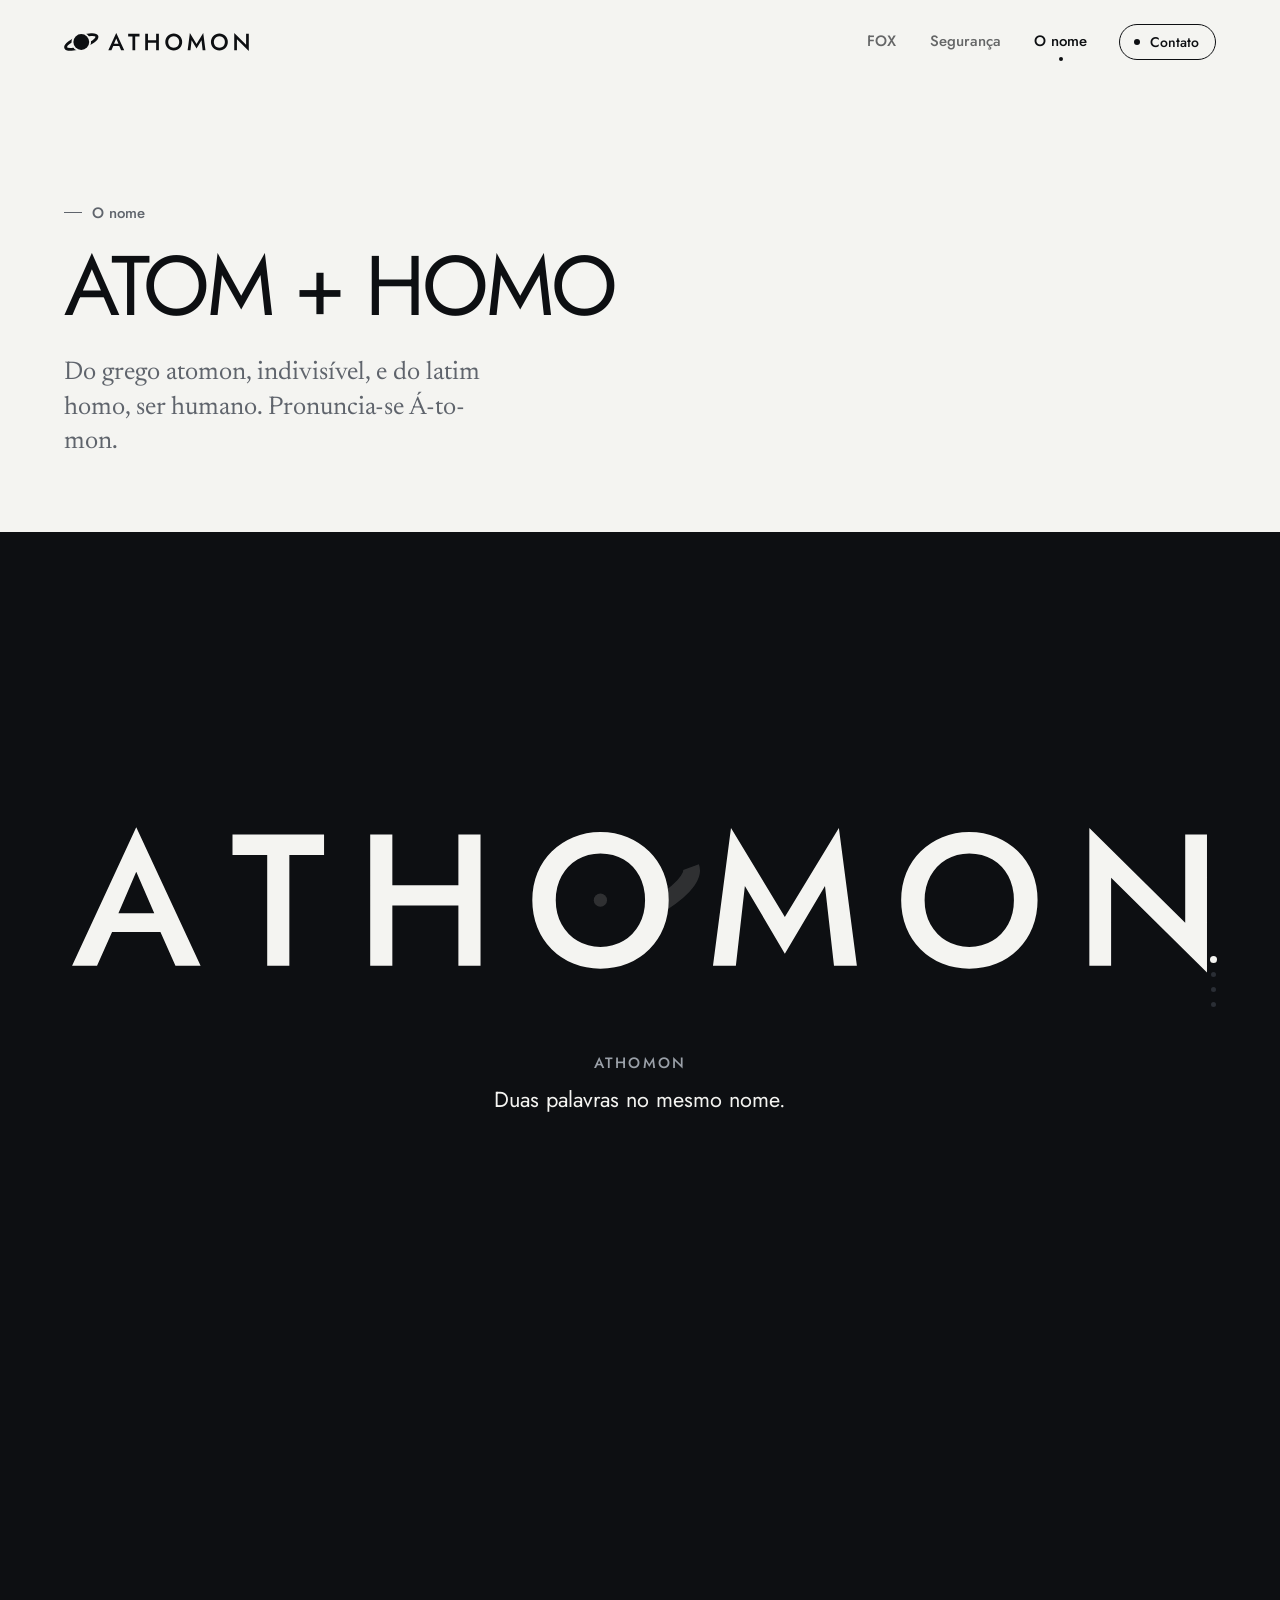
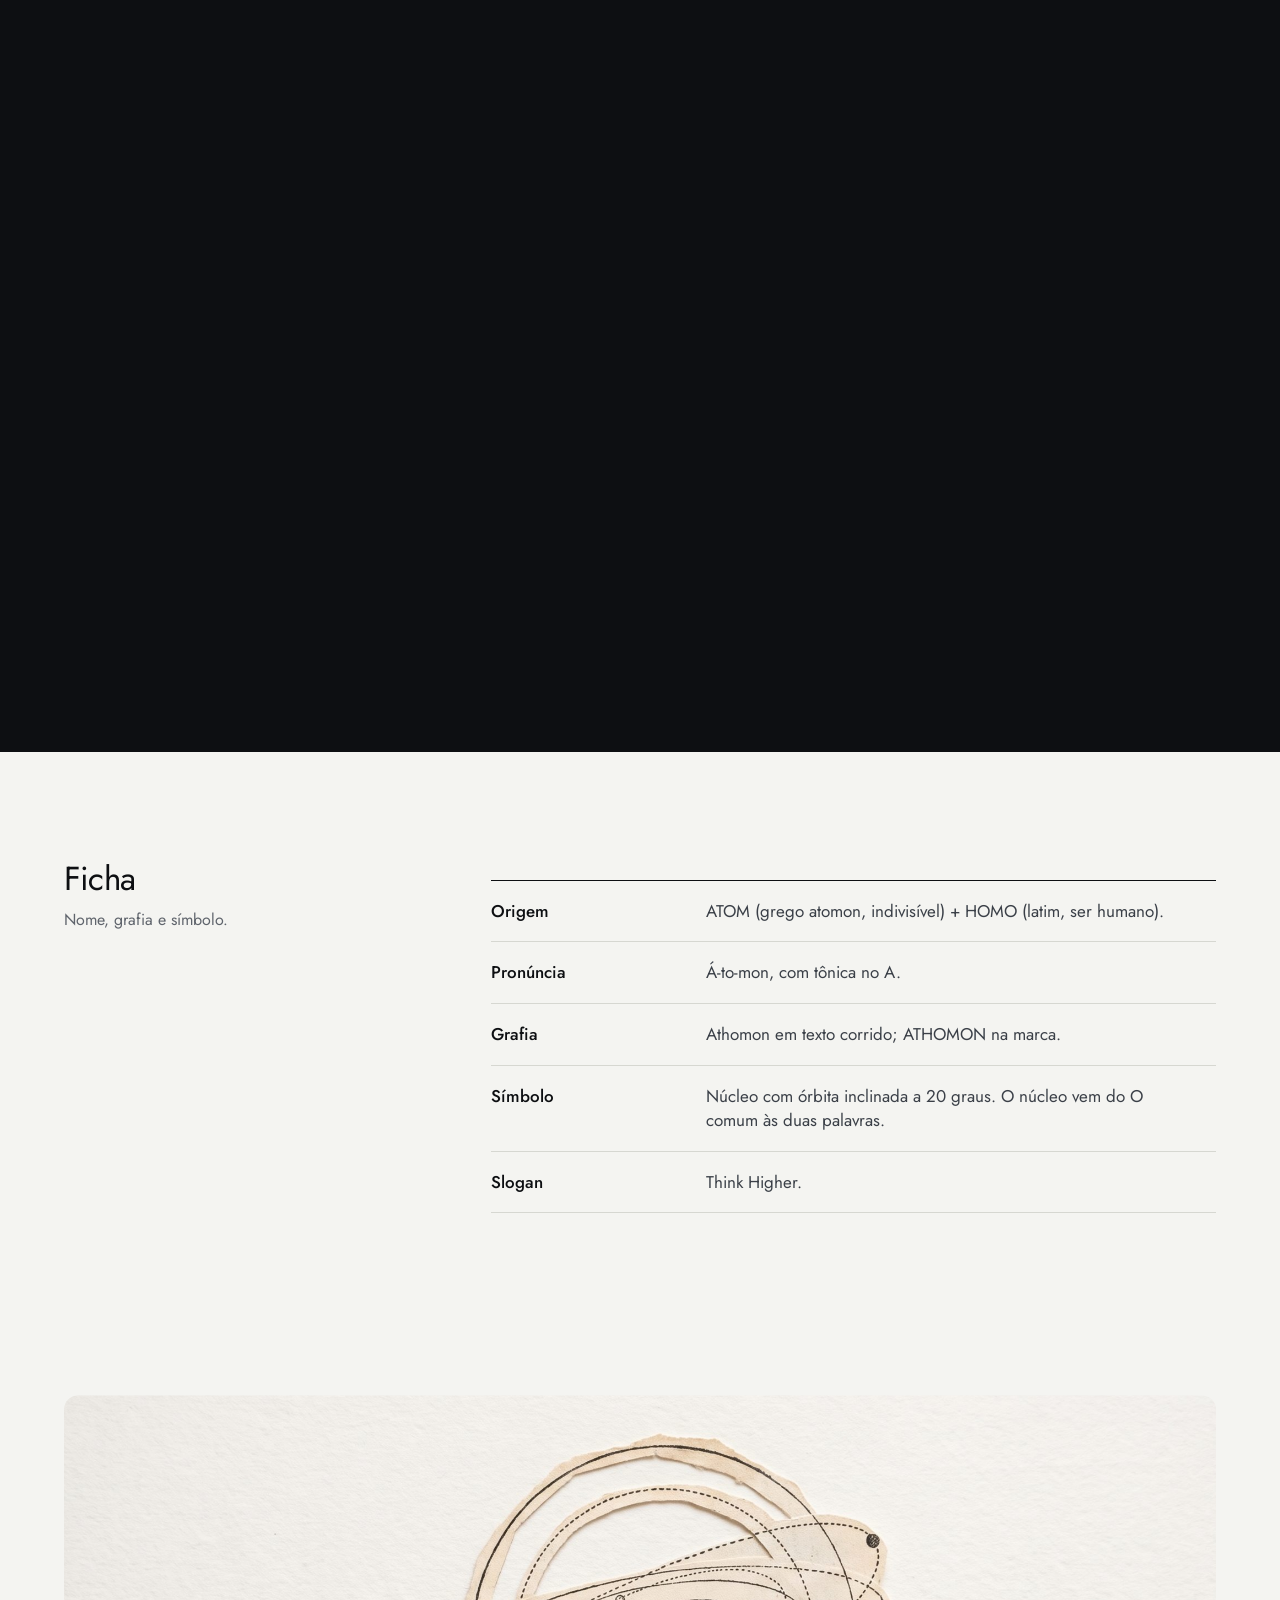
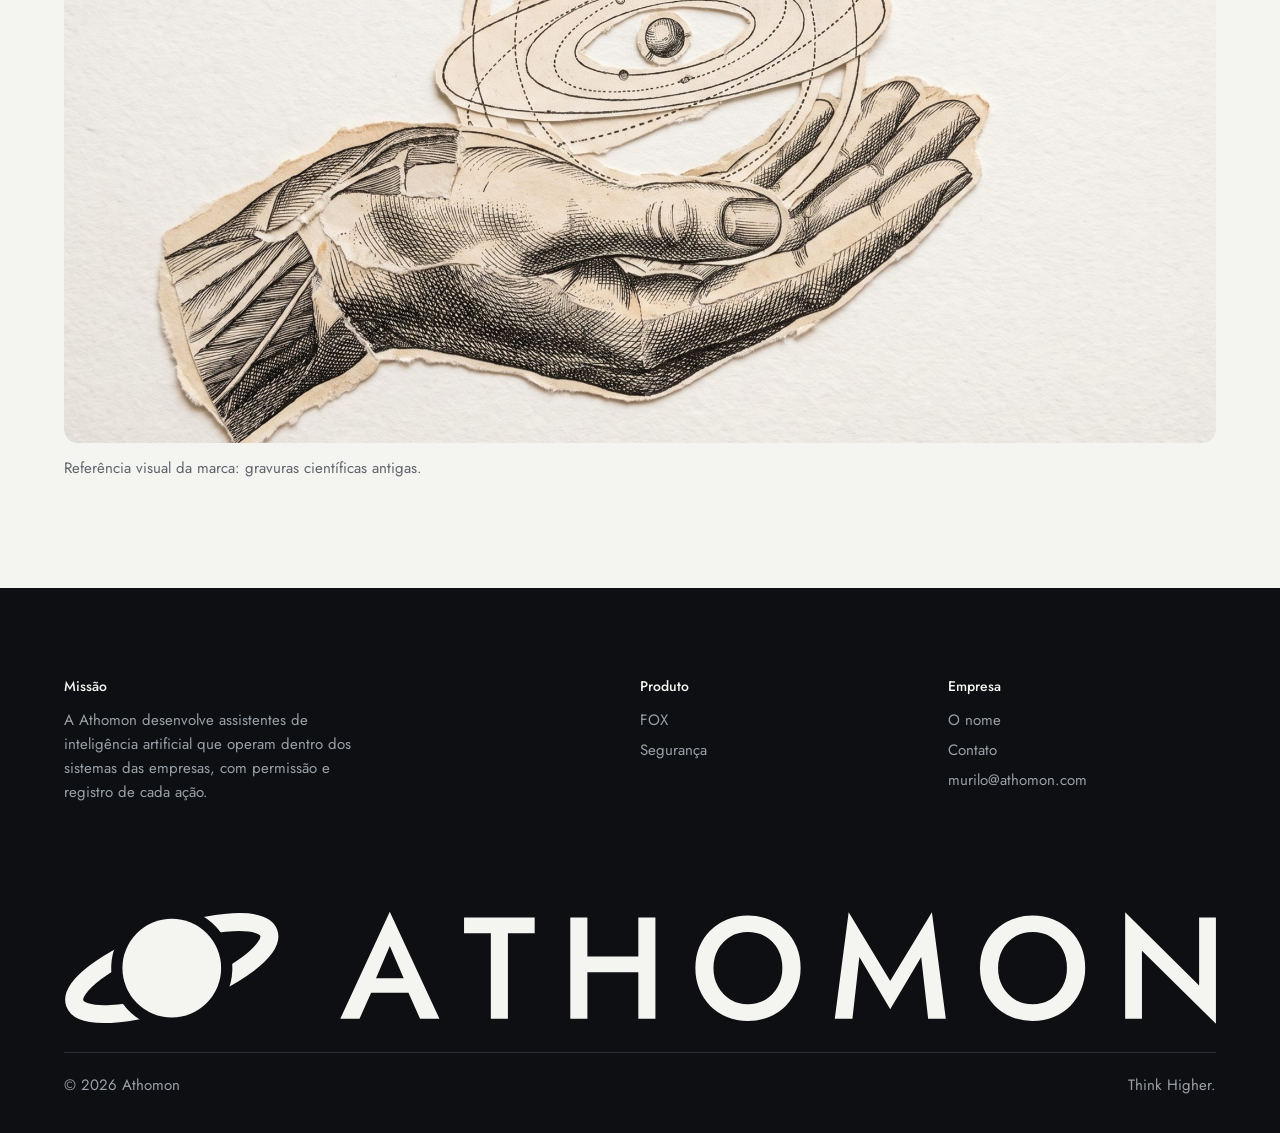
<file: o-nome.html>
<!doctype html>
<html lang="pt-BR">
<head>
<meta charset="utf-8">
<meta name="viewport" content="width=device-width, initial-scale=1">
<title>O nome · ATHOMON</title>
<meta name="description" content="Athomon: do grego atomon, indivisível, e do latim homo, ser humano. Pronuncia-se Á-to-mon.">
<meta name="theme-color" content="#F4F4F1">
<meta property="og:type" content="website">
<meta property="og:site_name" content="ATHOMON">
<meta property="og:title" content="O nome · ATHOMON">
<meta property="og:description" content="Athomon: do grego atomon, indivisível, e do latim homo, ser humano. Pronuncia-se Á-to-mon.">
<meta property="og:image" content="https://athomon.com/assets/brand/og-image.png">
<meta name="twitter:card" content="summary_large_image">
<link rel="icon" href="assets/brand/favicon.svg" type="image/svg+xml">
<link rel="icon" href="assets/brand/favicon-32.png" sizes="32x32" type="image/png">
<link rel="apple-touch-icon" href="assets/brand/apple-touch-icon.png">
<link rel="manifest" href="site.webmanifest">
<link rel="preload" href="assets/fonts/newsreader-latin-opsz-normal.woff2" as="font" type="font/woff2" crossorigin>
<link rel="preload" href="assets/fonts/jost-latin-wght-normal.woff2" as="font" type="font/woff2" crossorigin>
<link rel="stylesheet" href="assets/css/site.css?v=390cfc09">
</head>
<body class="page-nome">
<a class="skip" href="#conteudo">Pular para o conteúdo</a>
<header class="site-header" data-tone="light">
  <div class="wrap">
    <a class="brand" href="index.html" aria-label="ATHOMON, página inicial"><svg class="full" aria-hidden="true" focusable="false" xmlns="http://www.w3.org/2000/svg" viewBox="0 0 1591.4 155.0"><defs><mask id="gap-h" maskUnits="userSpaceOnUse" x="-100000" y="-100000" width="200000" height="200000"><rect x="-100000" y="-100000" width="200000" height="200000" fill="#fff"/><circle cx="60" cy="60" r="27" fill="#000"/></mask></defs><g transform="translate(148.8 77.5) scale(3.1) translate(-60 -60)"><ellipse cx="60" cy="60" rx="46" ry="14" transform="rotate(-20 60 60)" fill="none" stroke="currentColor" stroke-width="8" mask="url(#gap-h)"/><circle cx="60" cy="60" r="22" fill="currentColor"/></g><g transform="translate(381.0 147.5) scale(0.2 -0.2)" fill="currentColor"><path transform="translate(0 0)" d="M474 180 554 0H688L345 739L3 0H136L216 180ZM345 502 441 280H250Z"/><path transform="translate(850 0)" d="M8 591H193V0H311V591H496V700H8Z"/><path transform="translate(1514 0)" d="M548 700V430H196V700H78V0H196V321H548V0H666V700Z"/><path transform="translate(2418 0)" d="M163 350Q163 422 194.0 478.5Q225 535 278.5 567.0Q332 599 401 599Q472 599 525.5 567.0Q579 535 609.0 478.5Q639 422 639 350Q639 278 608.5 222.0Q578 166 524.5 133.5Q471 101 401 101Q332 101 278.5 133.5Q225 166 194.0 222.0Q163 278 163 350ZM38 350Q38 272 65.0 205.0Q92 138 141.0 89.0Q190 40 256.5 12.5Q323 -15 401 -15Q481 -15 547.0 12.5Q613 40 662.0 89.0Q711 138 738.0 205.0Q765 272 765 350Q765 429 738.0 495.0Q711 561 661.5 609.5Q612 658 546.0 685.5Q480 713 401 713Q324 713 257.5 685.5Q191 658 141.5 609.5Q92 561 65.0 495.0Q38 429 38 350Z"/><path transform="translate(3381 0)" d="M208 426 421 65 635 426 683 0H805L709 735L421 260L134 735L38 0H160Z"/><path transform="translate(4384 0)" d="M163 350Q163 422 194.0 478.5Q225 535 278.5 567.0Q332 599 401 599Q472 599 525.5 567.0Q579 535 609.0 478.5Q639 422 639 350Q639 278 608.5 222.0Q578 166 524.5 133.5Q471 101 401 101Q332 101 278.5 133.5Q225 166 194.0 222.0Q163 278 163 350ZM38 350Q38 272 65.0 205.0Q92 138 141.0 89.0Q190 40 256.5 12.5Q323 -15 401 -15Q481 -15 547.0 12.5Q613 40 662.0 89.0Q711 138 738.0 205.0Q765 272 765 350Q765 429 738.0 495.0Q711 561 661.5 609.5Q612 658 546.0 685.5Q480 713 401 713Q324 713 257.5 685.5Q191 658 141.5 609.5Q92 561 65.0 495.0Q38 429 38 350Z"/><path transform="translate(5347 0)" d="M589 700V230L78 735V0H194V470L705 -35V700Z"/></g></svg><svg class="symbol-only" viewBox="12 34 96 52" aria-hidden="true" focusable="false"><defs><mask id="sg-h" maskUnits="userSpaceOnUse" x="0" y="0" width="120" height="120"><rect width="120" height="120" fill="#fff"/><circle cx="60" cy="60" r="27" fill="#000"/></mask></defs><ellipse cx="60" cy="60" rx="46" ry="14" transform="rotate(-20 60 60)" fill="none" stroke="currentColor" stroke-width="8" mask="url(#sg-h)"/><circle cx="60" cy="60" r="22" fill="currentColor"/></svg></a>
    <nav class="nav" aria-label="Principal"><ul><li><a href="fox.html">FOX</a></li><li><a href="seguranca.html">Segurança</a></li><li><a href="o-nome.html" aria-current="page">O nome</a></li><li class="only-mobile"><a href="contato.html">Contato</a></li></ul></nav>
    <a class="nav-cta" href="contato.html">Contato</a>
  </div>
</header>
<main id="conteudo">
<section class="page-top">
  <div class="wrap">
    <p class="eyebrow in">O nome</p>
    <h1 class="headline" data-rise>ATOM + HOMO</h1>
    <p class="lead in d3">Do grego atomon, indivisível, e do latim homo, ser humano. Pronuncia-se Á-to-mon.</p>
  </div>
</section>

<section class="story dark" aria-label="Como o nome se forma">
  <div class="story-stage">
    <div class="story-inner">
      <div data-word></div>
      <div class="captions" aria-live="polite">
        <div class="caption"><b>ATHOMON</b><p>Duas palavras no mesmo nome.</p></div>
        <div class="caption"><b>ATOM</b><p>Do grego atomon: indivisível.</p></div>
        <div class="caption"><b>HOMO</b><p>Do latim homo: ser humano.</p></div>
        <div class="caption"><b>O</b><p>O primeiro O é comum às duas palavras e forma o núcleo do símbolo.</p></div>
      </div>
    </div>
    <div class="progress" aria-hidden="true"><i></i><i></i><i></i><i></i></div>
  </div>
</section>

<section class="section">
  <div class="wrap spec">
    <h2 data-rise>Ficha<small>Nome, grafia e símbolo.</small></h2>
    <dl class="rows" data-stagger><div><dt>Origem</dt><dd>ATOM (grego atomon, indivisível) + HOMO (latim, ser humano).</dd><span></span></div><div><dt>Pronúncia</dt><dd>Á-to-mon, com tônica no A.</dd><span></span></div><div><dt>Grafia</dt><dd>Athomon em texto corrido; ATHOMON na marca.</dd><span></span></div><div><dt>Símbolo</dt><dd>Núcleo com órbita inclinada a 20 graus. O núcleo vem do O comum às duas palavras.</dd><span></span></div><div><dt>Slogan</dt><dd>Think Higher.</dd><span></span></div></dl>
  </div>
</section>
<section class="section tight">
  <div class="wrap">
    <figure class="figure"><div class="frame" data-curtain data-parallax><img src="assets/media/ath-20.jpg" data-fallback="https://d8j0ntlcm91z4.cloudfront.net/user_3Ltc2vMDJ8bPHdyRY86cGGXdeo0/hf_20261112_235221_99760dc1-51d0-4c49-9a8e-3d33d204078f.png" alt="Colagem em gravura antiga de uma mão humana segurando um sistema de órbitas." loading="lazy" decoding="async" width="2400" height="1340"></div>
    <figcaption>Referência visual da marca: gravuras científicas antigas.</figcaption></figure>
  </div>
</section>
</main>
<footer class="site-footer dark">
  <div class="wrap">
    <div class="foot-grid">
      <div><h4>Missão</h4><p>A Athomon desenvolve assistentes de inteligência artificial que operam dentro dos sistemas das empresas, com permissão e registro de cada ação.</p></div>
      <div><h4>Produto</h4><ul><li><a href="fox.html">FOX</a></li><li><a href="seguranca.html">Segurança</a></li></ul></div>
      <div><h4>Empresa</h4><ul><li><a href="o-nome.html">O nome</a></li><li><a href="contato.html">Contato</a></li><li><a href="mailto:murilo@athomon.com">murilo@athomon.com</a></li></ul></div>
    </div>
    <div class="foot-mark" aria-hidden="true"><svg class="full" aria-hidden="true" focusable="false" xmlns="http://www.w3.org/2000/svg" viewBox="0 0 1591.4 155.0"><defs><mask id="gap-f" maskUnits="userSpaceOnUse" x="-100000" y="-100000" width="200000" height="200000"><rect x="-100000" y="-100000" width="200000" height="200000" fill="#fff"/><circle cx="60" cy="60" r="27" fill="#000"/></mask></defs><g transform="translate(148.8 77.5) scale(3.1) translate(-60 -60)"><ellipse cx="60" cy="60" rx="46" ry="14" transform="rotate(-20 60 60)" fill="none" stroke="currentColor" stroke-width="8" mask="url(#gap-f)"/><circle cx="60" cy="60" r="22" fill="currentColor"/></g><g transform="translate(381.0 147.5) scale(0.2 -0.2)" fill="currentColor"><path transform="translate(0 0)" d="M474 180 554 0H688L345 739L3 0H136L216 180ZM345 502 441 280H250Z"/><path transform="translate(850 0)" d="M8 591H193V0H311V591H496V700H8Z"/><path transform="translate(1514 0)" d="M548 700V430H196V700H78V0H196V321H548V0H666V700Z"/><path transform="translate(2418 0)" d="M163 350Q163 422 194.0 478.5Q225 535 278.5 567.0Q332 599 401 599Q472 599 525.5 567.0Q579 535 609.0 478.5Q639 422 639 350Q639 278 608.5 222.0Q578 166 524.5 133.5Q471 101 401 101Q332 101 278.5 133.5Q225 166 194.0 222.0Q163 278 163 350ZM38 350Q38 272 65.0 205.0Q92 138 141.0 89.0Q190 40 256.5 12.5Q323 -15 401 -15Q481 -15 547.0 12.5Q613 40 662.0 89.0Q711 138 738.0 205.0Q765 272 765 350Q765 429 738.0 495.0Q711 561 661.5 609.5Q612 658 546.0 685.5Q480 713 401 713Q324 713 257.5 685.5Q191 658 141.5 609.5Q92 561 65.0 495.0Q38 429 38 350Z"/><path transform="translate(3381 0)" d="M208 426 421 65 635 426 683 0H805L709 735L421 260L134 735L38 0H160Z"/><path transform="translate(4384 0)" d="M163 350Q163 422 194.0 478.5Q225 535 278.5 567.0Q332 599 401 599Q472 599 525.5 567.0Q579 535 609.0 478.5Q639 422 639 350Q639 278 608.5 222.0Q578 166 524.5 133.5Q471 101 401 101Q332 101 278.5 133.5Q225 166 194.0 222.0Q163 278 163 350ZM38 350Q38 272 65.0 205.0Q92 138 141.0 89.0Q190 40 256.5 12.5Q323 -15 401 -15Q481 -15 547.0 12.5Q613 40 662.0 89.0Q711 138 738.0 205.0Q765 272 765 350Q765 429 738.0 495.0Q711 561 661.5 609.5Q612 658 546.0 685.5Q480 713 401 713Q324 713 257.5 685.5Q191 658 141.5 609.5Q92 561 65.0 495.0Q38 429 38 350Z"/><path transform="translate(5347 0)" d="M589 700V230L78 735V0H194V470L705 -35V700Z"/></g></svg></div>
    <div class="legal"><span>&copy; <span id="year">2026</span> Athomon</span><span lang="en">Think Higher.</span></div>
  </div>
</footer>
<script src="assets/js/site.js?v=c924983e" defer></script>
<script src="assets/js/motion.js?v=ffa8a82c" defer></script>
<script src="assets/js/fox.js?v=77e9936e" defer></script>
<script src="assets/js/nome.js?v=7e2a2380" defer></script>
</body>
</html>
</file>
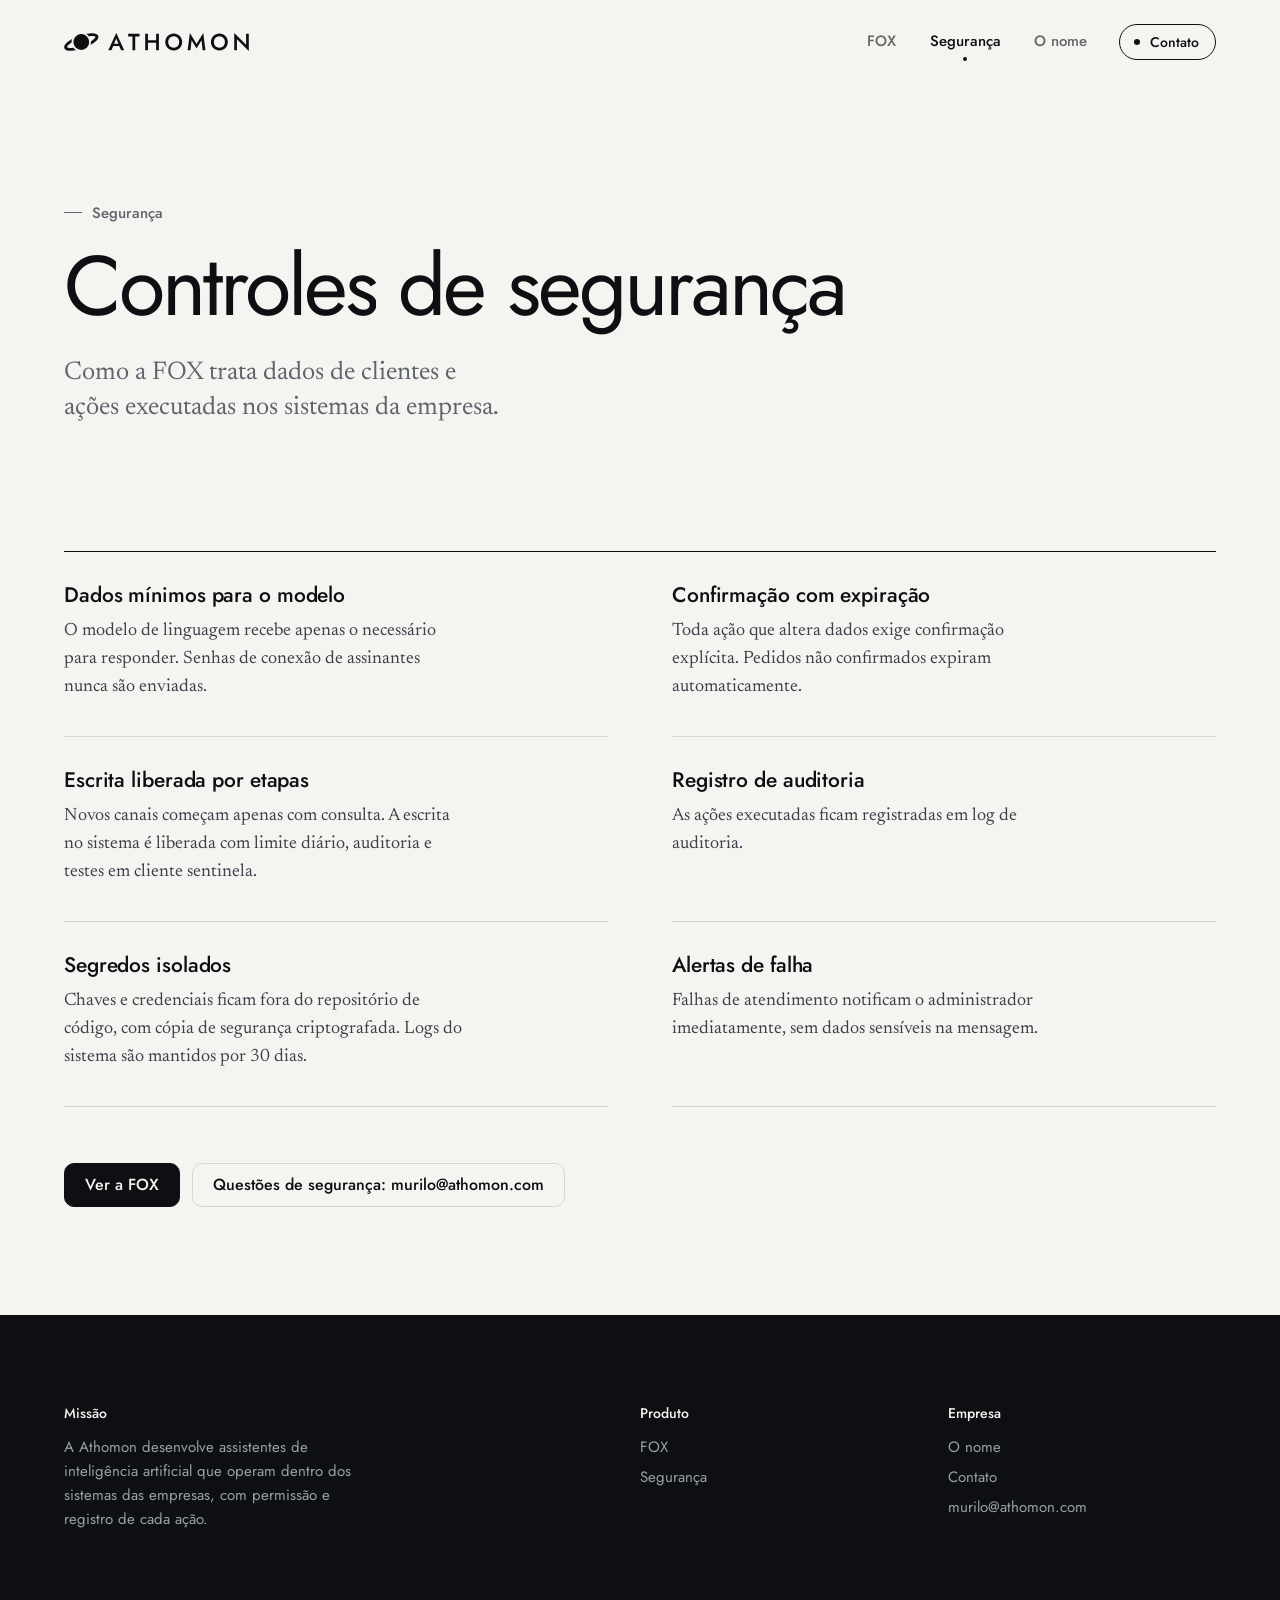
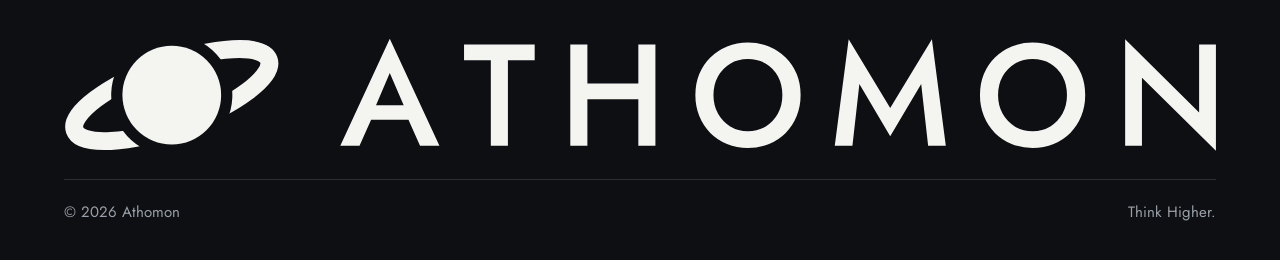
<file: seguranca.html>
<!doctype html>
<html lang="pt-BR">
<head>
<meta charset="utf-8">
<meta name="viewport" content="width=device-width, initial-scale=1">
<title>Segurança · ATHOMON</title>
<meta name="description" content="Controles de segurança da FOX: dados mínimos para o modelo, confirmação com expiração, escrita por etapas, auditoria e alertas de falha.">
<meta name="theme-color" content="#F4F4F1">
<meta property="og:type" content="website">
<meta property="og:site_name" content="ATHOMON">
<meta property="og:title" content="Segurança · ATHOMON">
<meta property="og:description" content="Controles de segurança da FOX: dados mínimos para o modelo, confirmação com expiração, escrita por etapas, auditoria e alertas de falha.">
<meta property="og:image" content="https://athomon.com/assets/brand/og-image.png">
<meta name="twitter:card" content="summary_large_image">
<link rel="icon" href="assets/brand/favicon.svg" type="image/svg+xml">
<link rel="icon" href="assets/brand/favicon-32.png" sizes="32x32" type="image/png">
<link rel="apple-touch-icon" href="assets/brand/apple-touch-icon.png">
<link rel="manifest" href="site.webmanifest">
<link rel="preload" href="assets/fonts/newsreader-latin-opsz-normal.woff2" as="font" type="font/woff2" crossorigin>
<link rel="preload" href="assets/fonts/jost-latin-wght-normal.woff2" as="font" type="font/woff2" crossorigin>
<link rel="stylesheet" href="assets/css/site.css?v=390cfc09">
</head>
<body class="page-seg">
<a class="skip" href="#conteudo">Pular para o conteúdo</a>
<header class="site-header" data-tone="light">
  <div class="wrap">
    <a class="brand" href="index.html" aria-label="ATHOMON, página inicial"><svg class="full" aria-hidden="true" focusable="false" xmlns="http://www.w3.org/2000/svg" viewBox="0 0 1591.4 155.0"><defs><mask id="gap-h" maskUnits="userSpaceOnUse" x="-100000" y="-100000" width="200000" height="200000"><rect x="-100000" y="-100000" width="200000" height="200000" fill="#fff"/><circle cx="60" cy="60" r="27" fill="#000"/></mask></defs><g transform="translate(148.8 77.5) scale(3.1) translate(-60 -60)"><ellipse cx="60" cy="60" rx="46" ry="14" transform="rotate(-20 60 60)" fill="none" stroke="currentColor" stroke-width="8" mask="url(#gap-h)"/><circle cx="60" cy="60" r="22" fill="currentColor"/></g><g transform="translate(381.0 147.5) scale(0.2 -0.2)" fill="currentColor"><path transform="translate(0 0)" d="M474 180 554 0H688L345 739L3 0H136L216 180ZM345 502 441 280H250Z"/><path transform="translate(850 0)" d="M8 591H193V0H311V591H496V700H8Z"/><path transform="translate(1514 0)" d="M548 700V430H196V700H78V0H196V321H548V0H666V700Z"/><path transform="translate(2418 0)" d="M163 350Q163 422 194.0 478.5Q225 535 278.5 567.0Q332 599 401 599Q472 599 525.5 567.0Q579 535 609.0 478.5Q639 422 639 350Q639 278 608.5 222.0Q578 166 524.5 133.5Q471 101 401 101Q332 101 278.5 133.5Q225 166 194.0 222.0Q163 278 163 350ZM38 350Q38 272 65.0 205.0Q92 138 141.0 89.0Q190 40 256.5 12.5Q323 -15 401 -15Q481 -15 547.0 12.5Q613 40 662.0 89.0Q711 138 738.0 205.0Q765 272 765 350Q765 429 738.0 495.0Q711 561 661.5 609.5Q612 658 546.0 685.5Q480 713 401 713Q324 713 257.5 685.5Q191 658 141.5 609.5Q92 561 65.0 495.0Q38 429 38 350Z"/><path transform="translate(3381 0)" d="M208 426 421 65 635 426 683 0H805L709 735L421 260L134 735L38 0H160Z"/><path transform="translate(4384 0)" d="M163 350Q163 422 194.0 478.5Q225 535 278.5 567.0Q332 599 401 599Q472 599 525.5 567.0Q579 535 609.0 478.5Q639 422 639 350Q639 278 608.5 222.0Q578 166 524.5 133.5Q471 101 401 101Q332 101 278.5 133.5Q225 166 194.0 222.0Q163 278 163 350ZM38 350Q38 272 65.0 205.0Q92 138 141.0 89.0Q190 40 256.5 12.5Q323 -15 401 -15Q481 -15 547.0 12.5Q613 40 662.0 89.0Q711 138 738.0 205.0Q765 272 765 350Q765 429 738.0 495.0Q711 561 661.5 609.5Q612 658 546.0 685.5Q480 713 401 713Q324 713 257.5 685.5Q191 658 141.5 609.5Q92 561 65.0 495.0Q38 429 38 350Z"/><path transform="translate(5347 0)" d="M589 700V230L78 735V0H194V470L705 -35V700Z"/></g></svg><svg class="symbol-only" viewBox="12 34 96 52" aria-hidden="true" focusable="false"><defs><mask id="sg-h" maskUnits="userSpaceOnUse" x="0" y="0" width="120" height="120"><rect width="120" height="120" fill="#fff"/><circle cx="60" cy="60" r="27" fill="#000"/></mask></defs><ellipse cx="60" cy="60" rx="46" ry="14" transform="rotate(-20 60 60)" fill="none" stroke="currentColor" stroke-width="8" mask="url(#sg-h)"/><circle cx="60" cy="60" r="22" fill="currentColor"/></svg></a>
    <nav class="nav" aria-label="Principal"><ul><li><a href="fox.html">FOX</a></li><li><a href="seguranca.html" aria-current="page">Segurança</a></li><li><a href="o-nome.html">O nome</a></li><li class="only-mobile"><a href="contato.html">Contato</a></li></ul></nav>
    <a class="nav-cta" href="contato.html">Contato</a>
  </div>
</header>
<main id="conteudo">
<section class="page-top">
  <div class="wrap">
    <p class="eyebrow in">Segurança</p>
    <h1 class="headline" data-rise>Controles de segurança</h1>
    <p class="lead in d3">Como a FOX trata dados de clientes e ações executadas nos sistemas da empresa.</p>
  </div>
</section>
<section class="section tight">
  <div class="wrap controls" data-stagger><article><h3>Dados mínimos para o modelo</h3><p>O modelo de linguagem recebe apenas o necessário para responder. Senhas de conexão de assinantes nunca são enviadas.</p></article><article><h3>Confirmação com expiração</h3><p>Toda ação que altera dados exige confirmação explícita. Pedidos não confirmados expiram automaticamente.</p></article><article><h3>Escrita liberada por etapas</h3><p>Novos canais começam apenas com consulta. A escrita no sistema é liberada com limite diário, auditoria e testes em cliente sentinela.</p></article><article><h3>Registro de auditoria</h3><p>As ações executadas ficam registradas em log de auditoria.</p></article><article><h3>Segredos isolados</h3><p>Chaves e credenciais ficam fora do repositório de código, com cópia de segurança criptografada. Logs do sistema são mantidos por 30 dias.</p></article><article><h3>Alertas de falha</h3><p>Falhas de atendimento notificam o administrador imediatamente, sem dados sensíveis na mensagem.</p></article></div>
  <div class="wrap actions" style="margin-top:56px"><a class="btn" href="fox.html">Ver a FOX</a><a class="btn btn--line" href="contato.html">Questões de segurança: murilo@athomon.com</a></div>
</section>
</main>
<footer class="site-footer dark">
  <div class="wrap">
    <div class="foot-grid">
      <div><h4>Missão</h4><p>A Athomon desenvolve assistentes de inteligência artificial que operam dentro dos sistemas das empresas, com permissão e registro de cada ação.</p></div>
      <div><h4>Produto</h4><ul><li><a href="fox.html">FOX</a></li><li><a href="seguranca.html">Segurança</a></li></ul></div>
      <div><h4>Empresa</h4><ul><li><a href="o-nome.html">O nome</a></li><li><a href="contato.html">Contato</a></li><li><a href="mailto:murilo@athomon.com">murilo@athomon.com</a></li></ul></div>
    </div>
    <div class="foot-mark" aria-hidden="true"><svg class="full" aria-hidden="true" focusable="false" xmlns="http://www.w3.org/2000/svg" viewBox="0 0 1591.4 155.0"><defs><mask id="gap-f" maskUnits="userSpaceOnUse" x="-100000" y="-100000" width="200000" height="200000"><rect x="-100000" y="-100000" width="200000" height="200000" fill="#fff"/><circle cx="60" cy="60" r="27" fill="#000"/></mask></defs><g transform="translate(148.8 77.5) scale(3.1) translate(-60 -60)"><ellipse cx="60" cy="60" rx="46" ry="14" transform="rotate(-20 60 60)" fill="none" stroke="currentColor" stroke-width="8" mask="url(#gap-f)"/><circle cx="60" cy="60" r="22" fill="currentColor"/></g><g transform="translate(381.0 147.5) scale(0.2 -0.2)" fill="currentColor"><path transform="translate(0 0)" d="M474 180 554 0H688L345 739L3 0H136L216 180ZM345 502 441 280H250Z"/><path transform="translate(850 0)" d="M8 591H193V0H311V591H496V700H8Z"/><path transform="translate(1514 0)" d="M548 700V430H196V700H78V0H196V321H548V0H666V700Z"/><path transform="translate(2418 0)" d="M163 350Q163 422 194.0 478.5Q225 535 278.5 567.0Q332 599 401 599Q472 599 525.5 567.0Q579 535 609.0 478.5Q639 422 639 350Q639 278 608.5 222.0Q578 166 524.5 133.5Q471 101 401 101Q332 101 278.5 133.5Q225 166 194.0 222.0Q163 278 163 350ZM38 350Q38 272 65.0 205.0Q92 138 141.0 89.0Q190 40 256.5 12.5Q323 -15 401 -15Q481 -15 547.0 12.5Q613 40 662.0 89.0Q711 138 738.0 205.0Q765 272 765 350Q765 429 738.0 495.0Q711 561 661.5 609.5Q612 658 546.0 685.5Q480 713 401 713Q324 713 257.5 685.5Q191 658 141.5 609.5Q92 561 65.0 495.0Q38 429 38 350Z"/><path transform="translate(3381 0)" d="M208 426 421 65 635 426 683 0H805L709 735L421 260L134 735L38 0H160Z"/><path transform="translate(4384 0)" d="M163 350Q163 422 194.0 478.5Q225 535 278.5 567.0Q332 599 401 599Q472 599 525.5 567.0Q579 535 609.0 478.5Q639 422 639 350Q639 278 608.5 222.0Q578 166 524.5 133.5Q471 101 401 101Q332 101 278.5 133.5Q225 166 194.0 222.0Q163 278 163 350ZM38 350Q38 272 65.0 205.0Q92 138 141.0 89.0Q190 40 256.5 12.5Q323 -15 401 -15Q481 -15 547.0 12.5Q613 40 662.0 89.0Q711 138 738.0 205.0Q765 272 765 350Q765 429 738.0 495.0Q711 561 661.5 609.5Q612 658 546.0 685.5Q480 713 401 713Q324 713 257.5 685.5Q191 658 141.5 609.5Q92 561 65.0 495.0Q38 429 38 350Z"/><path transform="translate(5347 0)" d="M589 700V230L78 735V0H194V470L705 -35V700Z"/></g></svg></div>
    <div class="legal"><span>&copy; <span id="year">2026</span> Athomon</span><span lang="en">Think Higher.</span></div>
  </div>
</footer>
<script src="assets/js/site.js?v=c924983e" defer></script>
<script src="assets/js/motion.js?v=ffa8a82c" defer></script>
<script src="assets/js/fox.js?v=77e9936e" defer></script>
</body>
</html>
</file>
<file: assets/css/site.css>
/* ATHOMON — site institucional (v3)
   Base clara (branco gelo), serifada nos títulos e textos, Jost na interface.
   Faixas escuras só onde há mídia. */

@font-face {
  font-family: "Newsreader";
  font-style: normal; font-display: swap; font-weight: 200 800;
  src: url("../fonts/newsreader-latin-opsz-normal.woff2") format("woff2-variations");
  unicode-range: U+0000-00FF, U+0131, U+0152-0153, U+02BB-02BC, U+02C6, U+02DA, U+02DC, U+0304, U+0308, U+0329, U+2000-206F, U+20AC, U+2122, U+2191, U+2193, U+2212, U+2215, U+FEFF, U+FFFD;
}
@font-face {
  font-family: "Newsreader";
  font-style: normal; font-display: swap; font-weight: 200 800;
  src: url("../fonts/newsreader-latin-ext-opsz-normal.woff2") format("woff2-variations");
  unicode-range: U+0100-02BA, U+02BD-02C5, U+02C7-02CC, U+02CE-02D7, U+02DD-02FF, U+1E00-1E9F, U+1EF2-1EFF, U+20A0-20AB, U+20AD-20C0, U+2113, U+2C60-2C7F, U+A720-A7FF;
}
@font-face {
  font-family: "Jost";
  font-style: normal; font-display: swap; font-weight: 100 900;
  src: url("../fonts/jost-latin-wght-normal.woff2") format("woff2-variations");
  unicode-range: U+0000-00FF, U+0131, U+0152-0153, U+02BB-02BC, U+02C6, U+02DA, U+02DC, U+0304, U+0308, U+0329, U+2000-206F, U+20AC, U+2122, U+2191, U+2193, U+2212, U+2215, U+FEFF, U+FFFD;
}
@font-face {
  font-family: "Jost";
  font-style: normal; font-display: swap; font-weight: 100 900;
  src: url("../fonts/jost-latin-ext-wght-normal.woff2") format("woff2-variations");
  unicode-range: U+0100-02BA, U+02BD-02C5, U+02C7-02CC, U+02CE-02D7, U+02DD-02FF, U+1E00-1E9F, U+1EF2-1EFF, U+20A0-20AB, U+20AD-20C0, U+2113, U+2C60-2C7F, U+A720-A7FF;
}


:root {
  --ink: #0D0F12;
  --ink-2: #16191E;
  --ink-line: #2A2E35;
  --ink-muted: #9AA0A8;
  --paper: #F4F4F1;
  --card: #EAEAE5;
  --card-2: #E1E1DB;
  --line: #D6D7D1;
  --muted: #5F646C;
  --faint: #8A8F96;

  --serif: "Newsreader", "Iowan Old Style", Georgia, serif;
  --sans: "Jost", system-ui, sans-serif;
  --ease-out: cubic-bezier(.16, 1, .3, 1);
  --ease-io: cubic-bezier(.65, 0, .35, 1);
  --gutter: clamp(20px, 5vw, 80px);
  --max: 1280px;
  --col: 680px;
  --header-h: 84px;
}

*, *::before, *::after { box-sizing: border-box; }
html { -webkit-text-size-adjust: 100%; text-size-adjust: 100%; scroll-padding-top: 110px; }
body {
  margin: 0; background: var(--paper); color: var(--ink);
  font-family: var(--serif); font-size: 20px; line-height: 1.6;
  font-optical-sizing: auto;
  -webkit-font-smoothing: antialiased; -moz-osx-font-smoothing: grayscale;
  overflow-x: clip;
}
img, svg, video { display: block; max-width: 100%; }
a { color: inherit; }
::selection { background: var(--ink); color: var(--paper); }
.dark ::selection { background: var(--paper); color: var(--ink); }
:focus-visible { outline: 1.5px solid currentColor; outline-offset: 4px; border-radius: 4px; }
.skip { position: fixed; left: 16px; top: -60px; z-index: 100; background: var(--ink); color: var(--paper); font: 500 15px var(--sans); padding: 10px 16px; border-radius: 999px; text-decoration: none; transition: top .2s; }
.skip:focus { top: 16px; }

.wrap { width: min(100% - 2 * var(--gutter), var(--max)); margin-inline: auto; }
.col { width: min(100% - 2 * var(--gutter), var(--col)); margin-inline: auto; }
.dark { background: var(--ink); color: var(--paper); }

/* ---------- Header: marca à esquerda, links de texto ---------- */
.site-header { position: fixed; inset: 0 0 auto 0; z-index: 50; height: var(--header-h); color: var(--ink); view-transition-name: header; transition: color .35s, background-color .35s, transform .5s var(--ease-out), border-color .35s; border-bottom: 1px solid transparent; }
.site-header[data-tone="dark"] { color: var(--paper); }
.site-header.is-solid { background: rgba(244, 244, 241, .88); -webkit-backdrop-filter: blur(16px); backdrop-filter: blur(16px); border-bottom-color: var(--line); }
.site-header.is-solid[data-tone="dark"] { background: rgba(13, 15, 18, .8); border-bottom-color: var(--ink-line); }
.site-header.is-hidden { transform: translateY(-100%); }
.site-header .wrap { height: 100%; display: grid; grid-template-columns: auto 1fr auto; align-items: center; gap: 32px; }
.brand { display: block; line-height: 0; color: inherit; }
.brand svg { height: 18px; width: auto; }
.brand .symbol-only { display: none; }
.nav ul { list-style: none; margin: 0; padding: 0; display: flex; justify-content: flex-end; gap: clamp(20px, 2.6vw, 40px); }
.nav a { position: relative; display: block; padding: 8px 0; font: 500 15px/1 var(--sans); text-decoration: none; color: inherit; opacity: .62; transition: opacity .25s; }
.nav a:hover, .nav a[aria-current="page"] { opacity: 1; }
.nav a::after { content: ""; position: absolute; left: 50%; bottom: -4px; width: 4px; height: 4px; margin-left: -2px; border-radius: 50%; background: currentColor; transform: scale(0); transition: transform .4s var(--ease-out); }
.nav a[aria-current="page"]::after { transform: scale(1); }
.nav .only-mobile { display: none; }
.nav-cta { display: inline-flex; align-items: center; gap: 10px; height: 36px; padding: 0 16px 0 14px; border-radius: 999px; border: 1px solid currentColor; font: 500 14px/1 var(--sans); text-decoration: none; color: inherit; transition: background-color .25s, color .25s, transform .45s var(--ease-out); }
.nav-cta::before { content: ""; width: 6px; height: 6px; border-radius: 50%; background: currentColor; }
.nav-cta:hover { background: var(--ink); color: var(--paper); border-color: var(--ink); }
.site-header[data-tone="dark"] .nav-cta:hover { background: var(--paper); color: var(--ink); border-color: var(--paper); }
@media (max-width: 760px) {
  :root { --header-h: 64px; }
  .site-header .wrap { grid-template-columns: auto 1fr; gap: 12px; }
  .brand .full { display: none; }
  .brand .symbol-only { display: block; height: 24px; }
  .nav ul { gap: 16px; }
  .nav a { font-size: 14px; }
  .nav .only-mobile { display: list-item; }
  .nav-cta { display: none; }
}

/* ---------- Tipografia ---------- */
.eyebrow { display: inline-flex; align-items: center; gap: 10px; font: 500 15px/1.2 var(--sans); margin: 0 0 22px; color: var(--muted); }
.eyebrow::before { content: ""; width: 18px; height: 1px; background: currentColor; }
.headline { font-family: var(--sans); font-weight: 400; font-size: clamp(48px, 6.6vw, 104px); line-height: 1; letter-spacing: -.035em; margin: 0; }
.headline .l { display: block; }
.headline .l > span { display: inline-block; }
.stagger .l:first-child > span { transform: translateX(-.8em); }
.stagger .l:last-child > span { transform: translateX(.8em); }
@media (max-width: 760px) { .stagger .l:first-child > span { transform: translateX(-.25em); } .stagger .l:last-child > span { transform: translateX(.25em); } }
.h2 { font-weight: 400; font-size: clamp(32px, 3.2vw, 46px); line-height: 1.12; letter-spacing: -.015em; margin: 0 0 24px; }
.section-label { font: 500 16px var(--sans); margin: 0 0 22px; padding-bottom: 16px; border-bottom: 1px solid var(--line); }
.in { animation: title-in 1.4s var(--ease-out) both; }
.in.d2 { animation-delay: .1s; }
.in.d3 { animation-delay: .3s; }
@keyframes title-in { from { opacity: 0; translate: 0 22px; filter: blur(6px); } }

/* ---------- Abertura: frase em dois pesos ---------- */
.intro { padding: calc(var(--header-h) + clamp(48px, 9vh, 96px)) 0 clamp(36px, 6vh, 64px); }
.statement { font-weight: 400; font-size: clamp(30px, 3.4vw, 50px); line-height: 1.16; letter-spacing: -.014em; margin: 0; max-width: 24.5em; color: var(--faint); }
.statement b { font-family: var(--sans); font-weight: 500; letter-spacing: -.016em; color: var(--ink); }

/* ---------- Cartão em destaque ---------- */
.feature { position: relative; overflow: hidden; isolation: isolate; border-radius: 18px; background: var(--ink); color: var(--paper); min-height: min(84vh, 840px); display: grid; align-items: start; text-align: center; }
.feature-media { position: absolute; inset: 0; z-index: -1; }
.feature-media video, .feature-media img { width: 100%; height: 100%; object-fit: cover; object-position: 50% 78%; opacity: 0; transition: opacity 1.6s var(--ease-out); }
.feature-media.is-ready video, .feature-media.is-ready img { opacity: 1; }
.feature-body { padding: clamp(56px, 11vh, 120px) clamp(24px, 5vw, 80px) 0; max-width: 760px; margin: 0 auto; }
.feature .actions { justify-content: center; }
.feature .headline { font-size: clamp(44px, 5.6vw, 88px); }
.feature p { font: 400 clamp(17px, 1.35vw, 21px)/1.5 var(--sans); color: #D3D6DA; margin: 28px auto 34px; max-width: 26em; }
@media (max-width: 760px) {
  .feature { min-height: 680px; }
  .feature-media video { object-position: 74% 100%; }
}

/* ---------- Botões ---------- */
.actions { display: flex; flex-wrap: wrap; gap: 12px; align-items: center; }
.btn { display: inline-flex; align-items: center; height: 44px; padding: 0 20px; border-radius: 10px; font: 500 16px/1 var(--sans); text-decoration: none; cursor: pointer; background: var(--ink); color: var(--paper); border: 1px solid var(--ink); transition: transform .45s var(--ease-out), opacity .2s, background-color .2s; }
.btn:hover { opacity: .88; }
.btn--light { background: var(--paper); color: var(--ink); border-color: var(--paper); }
.btn--ghost { background: color-mix(in srgb, var(--paper) 14%, transparent); color: var(--paper); border-color: transparent; }
.btn--line { background: transparent; color: var(--ink); border-color: var(--line); }
.btn--line:hover { background: var(--card); opacity: 1; }
.btn--wide { width: 100%; justify-content: center; background: var(--card-2); color: var(--ink); border-color: transparent; }
.btn--wide:hover { opacity: .8; }

/* ---------- Seções ---------- */
.section { padding: clamp(72px, 12vh, 130px) 0; }
.section.tight { padding-top: clamp(36px, 6vh, 60px); }

/* Cartões de atualização */
.cards { display: grid; grid-template-columns: repeat(3, minmax(0, 1fr)); gap: 16px; }
.card { background: var(--card); border-radius: 16px; padding: 30px 30px 26px; display: flex; flex-direction: column; font-family: var(--sans); }
.card .meta { font-size: 15px; color: var(--muted); display: flex; justify-content: space-between; gap: 12px; margin-bottom: 22px; }
.card h3 { font: 500 26px/1.15 var(--sans); letter-spacing: -.012em; margin: 0 0 14px; }
.card p { font-size: 16px; line-height: 1.5; color: #3B4048; margin: 0 0 28px; }
.card dl { margin: auto 0 18px; }
.card dl div { display: flex; justify-content: space-between; gap: 16px; padding: 12px 0; border-top: 1px solid var(--line); font-size: 15px; }
.card dt { font-weight: 500; }
.card dd { margin: 0; color: var(--muted); text-align: right; }
.state { display: inline-flex; align-items: center; gap: 8px; }
.dot { width: 7px; height: 7px; border-radius: 50%; border: 1.5px solid currentColor; display: inline-block; position: relative; }
.dot.full { background: currentColor; }
@media (max-width: 960px) { .cards { grid-template-columns: 1fr; } }

/* Saiba mais: cartões com colagem */
.learn { display: grid; grid-template-columns: repeat(3, minmax(0, 1fr)); gap: 24px; }
.learn a { text-decoration: none; display: block; font-family: var(--sans); }
.learn .thumb { aspect-ratio: 16 / 10; border-radius: 10px; overflow: hidden; background: var(--card); margin-bottom: 18px; }
.learn .thumb img { width: 100%; height: 100%; object-fit: cover; transition: transform 1.2s var(--ease-out); }
.learn a:hover .thumb img { transform: scale(1.04); }
.learn h3 { font: 600 22px/1.2 var(--sans); letter-spacing: -.01em; margin: 0 0 8px; }
.learn p { font-size: 16px; line-height: 1.5; color: var(--muted); margin: 0; max-width: 34ch; }
@media (max-width: 860px) { .learn { grid-template-columns: 1fr; } }

/* ---------- Páginas internas ---------- */
.page-top { padding: calc(var(--header-h) + clamp(64px, 12vh, 130px)) 0 clamp(48px, 8vh, 88px); }
.page-top .lead { font-size: clamp(22px, 2vw, 28px); line-height: 1.35; color: var(--muted); max-width: 32ch; margin: 28px 0 0; }
.page-top.center { text-align: center; }
.page-top.center .lead { margin-inline: auto; }

.media-card { border-radius: 18px; overflow: hidden; aspect-ratio: 16 / 8; background: var(--ink); position: relative; }
.media-card video, .media-card img { width: 100%; height: 100%; object-fit: cover; opacity: 0; transition: opacity 1.6s var(--ease-out); }
.media-card.is-ready video, .media-card.is-ready img { opacity: 1; }
@media (max-width: 760px) { .media-card { aspect-ratio: 4 / 5; } .media-card video { object-position: 76% 50%; } }

/* Ficha técnica (linhas rótulo / valor) */
.spec { display: grid; grid-template-columns: minmax(0, 4fr) minmax(0, 8fr); gap: clamp(28px, 5vw, 80px); }
.spec h2 { font-family: var(--sans); font-weight: 400; font-size: clamp(28px, 2.6vw, 38px); line-height: 1.1; letter-spacing: -.025em; margin: 0; }
.spec h2 small { display: block; font: 400 16px/1.5 var(--sans); color: var(--muted); margin-top: 12px; letter-spacing: 0; }
.rows { border-top: 1px solid var(--ink); font-family: var(--sans); }
.rows > div { display: grid; grid-template-columns: minmax(150px, 2fr) minmax(0, 5fr) auto; gap: 20px; padding: 18px 0; border-bottom: 1px solid var(--line); font-size: 17px; line-height: 1.45; align-items: baseline; }
.rows dt { font-weight: 500; }
.rows dd { margin: 0; color: #3B4048; }
.rows .tag { font-size: 14px; color: var(--muted); white-space: nowrap; }
@media (max-width: 860px) { .spec { grid-template-columns: 1fr; } .rows > div { grid-template-columns: 1fr; gap: 4px; } }

/* Texto corrido */
.prose p { margin: 0 0 1.2em; }
.prose strong { font-weight: 600; }
.prose a { text-decoration: underline; text-decoration-thickness: 1px; text-underline-offset: 3px; }
.figure { margin: 0; }
.figure .frame { border-radius: 14px; overflow: hidden; background: var(--card); aspect-ratio: 16 / 9; }
.figure img { width: 100%; height: 100%; object-fit: cover; }
.figure figcaption { font: 400 15px/1.5 var(--sans); color: var(--muted); margin-top: 14px; }

/* Controles de segurança */
.controls { display: grid; grid-template-columns: repeat(2, minmax(0, 1fr)); gap: 0 clamp(32px, 5vw, 72px); border-top: 1px solid var(--ink); }
.controls article { padding: 30px 0 34px; border-bottom: 1px solid var(--line); }
.controls h3 { font: 500 21px/1.25 var(--sans); margin: 0 0 10px; letter-spacing: -.005em; }
.controls p { margin: 0; font-size: 18px; line-height: 1.55; color: #3B4048; max-width: 40ch; }
@media (max-width: 760px) { .controls { grid-template-columns: 1fr; } }

/* ---------- O nome ---------- */
.story { position: relative; height: 380vh; }
.story-stage { position: sticky; top: 0; height: 100svh; display: grid; place-items: center; overflow: hidden; }
.story-inner { width: min(100% - 2 * var(--gutter), 1160px); display: grid; gap: clamp(36px, 7vh, 72px); }
.word { width: 100%; height: auto; overflow: visible; }
.word .ltr path { fill: var(--paper); }
.word .ltr { transform-box: fill-box; transform-origin: center; transition: opacity .8s var(--ease-out), transform 1s var(--ease-out); }
.word .sym-ring { fill: none; stroke: var(--paper); }
.word .sym-core { fill: var(--paper); }
.captions { position: relative; min-height: 5em; width: min(100%, 720px); margin-inline: auto; text-align: center; font-family: var(--sans); }
.caption { position: absolute; inset: 0 0 auto 0; opacity: 0; transform: translateY(12px); transition: opacity .7s var(--ease-out), transform .9s var(--ease-out); }
.caption.is-on { opacity: 1; transform: none; }
.caption b { display: block; font-weight: 500; font-size: 15px; letter-spacing: .14em; margin-bottom: 10px; color: var(--ink-muted); }
.caption p { margin: 0; font-size: clamp(19px, 1.7vw, 23px); line-height: 1.4; }
.progress { position: absolute; right: var(--gutter); top: 50%; translate: 0 -50%; display: grid; gap: 10px; }
.progress i { display: block; width: 5px; height: 5px; border-radius: 50%; background: var(--ink-line); transition: background .4s, transform .4s; }
.progress i.is-on { background: var(--paper); transform: scale(1.4); }
@media (max-width: 700px) { .progress { display: none; } }

/* ---------- Contato ---------- */
.contact .mail { font-size: clamp(34px, 5.4vw, 84px); line-height: 1.05; letter-spacing: -.025em; margin: 30px 0 40px; word-break: break-word; }
.contact .mail a { text-decoration: none; background: linear-gradient(currentColor, currentColor) 0 100% / 0 1.5px no-repeat; transition: background-size .8s var(--ease-out); }
.contact .mail a:hover { background-size: 100% 1.5px; }
.toast { min-height: 1.6em; margin-top: 16px; font: 400 15px var(--sans); color: var(--muted); }

/* ---------- Rodapé ---------- */
.site-footer { padding: 88px 0 36px; font: 400 15px/1.6 var(--sans); color: var(--ink-muted); overflow: hidden; }
.foot-grid { display: grid; grid-template-columns: 2fr 1fr 1fr; gap: 40px; }
.foot-grid p { margin: 0; max-width: 34ch; }
.site-footer h4 { font: 500 14px var(--sans); color: var(--paper); margin: 0 0 12px; }
.site-footer ul { list-style: none; padding: 0; margin: 0; }
.site-footer li { margin-bottom: 6px; }
.site-footer a { text-decoration: none; }
.site-footer a:hover { color: var(--paper); }
.foot-mark { color: var(--paper); margin: clamp(72px, 12vh, 140px) 0 28px; }
.foot-mark svg { width: 100%; height: auto; }
.site-footer .legal { display: flex; justify-content: space-between; gap: 16px; padding-top: 20px; border-top: 1px solid var(--ink-line); }
@media (max-width: 760px) { .foot-grid { grid-template-columns: 1fr 1fr; } .foot-grid > :first-child { grid-column: 1 / -1; } }

/* ---------- Início ---------- */
.hero2 { padding: calc(var(--header-h) + clamp(40px, 8vh, 90px)) 0 clamp(48px, 8vh, 90px); }
.hero2-grid { display: grid; grid-template-columns: minmax(0, 7fr) minmax(0, 5fr); gap: clamp(32px, 5vw, 80px); align-items: center; min-height: min(68vh, 680px); }
.hero2 h1 { font: 400 clamp(42px, 5.2vw, 84px)/1.02 var(--sans); letter-spacing: -.038em; margin: 0; max-width: 13em; }
.hero2 .lead { font-size: clamp(20px, 1.7vw, 24px); line-height: 1.45; color: var(--muted); max-width: 33ch; margin: 32px 0 36px; }
.instrument { margin: 0; position: relative; }
.instrument-svg { aspect-ratio: 1; width: 100%; }
.instrument-svg svg { width: 100%; height: 100%; overflow: visible; }
.instrument figcaption { font: 400 13px var(--sans); color: var(--faint); text-align: center; margin-top: 4px; letter-spacing: .02em; }
.facts { display: grid; grid-template-columns: repeat(4, minmax(0, 1fr)); gap: 24px; margin: clamp(40px, 7vh, 72px) 0 0; font-family: var(--sans); }
.facts div { border-top: 1px solid var(--ink); padding-top: 14px; }
.facts dt { font-size: 13px; color: var(--muted); margin-bottom: 6px; letter-spacing: .02em; }
.facts dd { margin: 0; font-size: 18px; line-height: 1.35; }
@media (max-width: 900px) {
  .hero2-grid { grid-template-columns: 1fr; min-height: 0; }
  .instrument { width: min(100%, 420px); margin: 0 auto; order: -1; }
  .facts { grid-template-columns: 1fr 1fr; }
}

/* Faixa escura da FOX */
.band { padding: clamp(80px, 13vh, 140px) 0; }
.band-grid { display: grid; grid-template-columns: minmax(0, 5fr) minmax(0, 7fr); gap: clamp(36px, 6vw, 96px); align-items: center; }
.kicker { font: 500 15px var(--sans); color: var(--ink-muted); margin: 0 0 18px; display: inline-flex; align-items: center; gap: 10px; }
.kicker::before { content: ""; width: 6px; height: 6px; border-radius: 50%; background: currentColor; }
.band h2 { font: 400 clamp(32px, 3.4vw, 52px)/1.06 var(--sans); letter-spacing: -.03em; margin: 0 0 36px; }
.funcs { list-style: none; padding: 0; margin: 0 0 40px; font-family: var(--sans); border-top: 1px solid var(--ink-line); }
.funcs li { padding: 14px 0 14px 26px; border-bottom: 1px solid var(--ink-line); position: relative; font-size: 17px; }
.funcs li::before { content: ""; position: absolute; left: 2px; top: 50%; width: 9px; height: 9px; margin-top: -5px; border-radius: 50%; border: 1.5px solid var(--paper); }
.band-media { border-radius: 10px; overflow: hidden; aspect-ratio: 4 / 3.2; background: var(--ink-2); }
.band-media video { width: 100%; height: 100%; object-fit: cover; object-position: 70% 70%; opacity: 0; transition: opacity 1.6s var(--ease-out); }
.band-media.is-ready video { opacity: 1; }
@media (max-width: 900px) { .band-grid { grid-template-columns: 1fr; } .band-media { order: -1; } }

/* Cabeçalho de seção */
.sec-head { display: flex; justify-content: space-between; align-items: baseline; gap: 24px; margin-bottom: 28px; }
.sec-head h2 { font: 400 clamp(30px, 3vw, 44px)/1.05 var(--sans); letter-spacing: -.03em; margin: 0; }
.sec-head p { margin: 0; font: 400 15px var(--sans); color: var(--muted); }

/* Registro */
.log { border-top: 1px solid var(--ink); font-family: var(--sans); }
.log-row { display: grid; grid-template-columns: 170px minmax(0, 1.1fr) minmax(0, 2fr) 120px; gap: 24px; align-items: baseline; padding: 24px 12px; margin: 0 -12px; border-bottom: 1px solid var(--line); text-decoration: none; border-radius: 6px; transition: background-color .3s; }
.log-row:hover { background: var(--card); }
.log-row .state { font-size: 14px; color: var(--muted); gap: 10px; }
.log-title { font-size: 21px; font-weight: 500; letter-spacing: -.01em; }
.log-desc { font-size: 16px; line-height: 1.5; color: #3B4048; }
.log-ch { font-size: 14px; color: var(--muted); text-align: right; }
@media (max-width: 900px) { .log-row { grid-template-columns: 1fr; gap: 6px; } .log-ch { text-align: left; } }

/* Pranchas */
.plates { display: grid; grid-template-columns: repeat(3, minmax(0, 1fr)); gap: clamp(20px, 2.5vw, 36px); }
.plate { text-decoration: none; font-family: var(--sans); display: block; }
.plate figure { margin: 0 0 18px; }
.plate-img { aspect-ratio: 4 / 4.6; overflow: hidden; border-radius: 4px; background: var(--card); }
.plate-img img { width: 100%; height: 100%; object-fit: cover; transition: transform 1.4s var(--ease-out), filter .6s; filter: grayscale(.15) contrast(1.02); }
.plate:hover .plate-img img { transform: scale(1.05); filter: none; }
.plate figcaption { font-size: 13px; color: var(--faint); margin-top: 10px; letter-spacing: .02em; }
.plate h3 { font-size: 24px; font-weight: 500; letter-spacing: -.015em; margin: 0 0 6px; }
.plate p { font-size: 16px; color: var(--muted); margin: 0; }
@media (max-width: 860px) { .plates { grid-template-columns: 1fr; } .plate-img { aspect-ratio: 4 / 3; } }

/* ---------- Movimento ---------- */
.motion [data-rise] .w { display: inline-block; overflow: hidden; vertical-align: top; padding-bottom: .12em; margin-bottom: -.12em; }
.motion [data-rise] .w > span { display: inline-block; transform: translateY(108%); }
.motion [data-rise].is-in .w > span { transform: none; transition: transform 1.15s var(--ease-out) calc(var(--i, 0) * 30ms); }
.motion [data-ink] .w > span { color: #C6C7C1; transition: color .5s var(--ease-out); }
.motion [data-ink] .w.lit > span { color: inherit; }
.motion [data-stagger] > * { opacity: 0; transform: translateY(24px); }
.motion [data-stagger].is-in > * { opacity: 1; transform: none; transition: opacity 1s var(--ease-out), transform 1.1s var(--ease-out); }
.motion [data-stagger].is-in > :nth-child(2) { transition-delay: .08s; }
.motion [data-stagger].is-in > :nth-child(3) { transition-delay: .16s; }
.motion [data-stagger].is-in > :nth-child(4) { transition-delay: .24s; }
.motion [data-stagger].is-in > :nth-child(5) { transition-delay: .32s; }
.motion [data-stagger].is-in > :nth-child(6) { transition-delay: .4s; }
.motion [data-stagger].is-in > :nth-child(7) { transition-delay: .48s; }
.motion [data-stagger].is-in > :nth-child(8) { transition-delay: .56s; }
.motion [data-curtain] { clip-path: inset(100% 0 0 0 round 14px); }
.motion [data-curtain].is-in { clip-path: inset(0 0 0 0 round 14px); transition: clip-path 1.5s var(--ease-io); }
[data-grow] { will-change: transform; transform-origin: 50% 20%; }
[data-grow] video { will-change: transform; }
.motion .dot.full::after { content: ""; position: absolute; inset: -5px; border-radius: 50%; border: 1px solid currentColor; opacity: 0; animation: live 2.8s var(--ease-out) infinite; }
@keyframes live { 0% { opacity: .55; transform: scale(.45); } 100% { opacity: 0; transform: scale(1.5); } }

/* ---------- Transições entre páginas ---------- */
@view-transition { navigation: auto; }
::view-transition-old(root) { animation: vt-out .4s var(--ease-io) both; }
::view-transition-new(root) { animation: vt-in .8s var(--ease-out) .06s both; }
::view-transition-old(header), ::view-transition-new(header) { animation: none; }
@keyframes vt-out { to { opacity: 0; transform: translateY(-10px); filter: blur(5px); } }
@keyframes vt-in { from { opacity: 0; transform: translateY(16px); filter: blur(5px); } }
html:not(.vt) main { animation: page-in .8s var(--ease-out) both; }
@keyframes page-in { from { opacity: 0; } }

@media (prefers-reduced-motion: reduce) {
  *, *::before, *::after { animation-duration: .01ms !important; animation-iteration-count: 1 !important; transition-duration: .01ms !important; }
  .story { height: auto; }
  .story-stage { position: relative; height: auto; padding: 120px 0 80px; }
  .captions { min-height: 0; display: grid; gap: 24px; }
  .caption { position: relative; opacity: 1; transform: none; }
  ::view-transition-group(*), ::view-transition-old(*), ::view-transition-new(*) { animation: none !important; }
}

/* =====================================================================
   FOX: selo, assinatura, demonstração e parceria
   ===================================================================== */
[data-fox-mark] { display: inline-block; width: 1em; height: 1em; line-height: 0; flex: none; }
[data-fox-mark] svg { width: 100%; height: 100%; overflow: visible; }
.fm-draw .fm-fill { opacity: 0; transform: scale(.92); transform-origin: 50% 50%; transition: opacity .9s var(--ease-out) .9s, transform 1.2s var(--ease-out) .9s; }
.fm-draw .fm-line { stroke-dasharray: 1; stroke-dashoffset: 1; transition: stroke-dashoffset 1.6s var(--ease-io), opacity .6s 1.4s; }
.fm-draw.is-drawn .fm-fill { opacity: 1; transform: none; }
.fm-draw.is-drawn .fm-line { stroke-dashoffset: 0; opacity: 0; }

/* Assinatura FOX: selo + nome */
.fox-lockup { display: inline-flex; align-items: center; gap: .32em; font: 500 1em/1 var(--sans); letter-spacing: .12em; }
.fox-lockup [data-fox-mark] { width: 1.15em; height: 1.15em; }
.band .fox-lockup { display: flex; width: max-content; font-size: 30px; margin-bottom: 22px; color: var(--paper); }
.facts dd .fox-lockup { font-size: 18px; letter-spacing: .1em; }
.facts dd .fox-lockup [data-fox-mark] { width: 1.1em; height: 1.1em; }

/* Topo da página FOX */
.fox-hero { display: grid; grid-template-columns: minmax(0, 7fr) minmax(0, 5fr); gap: clamp(32px, 5vw, 80px); align-items: center; }
.fox-hero .big-mark { justify-self: center; width: min(100%, 360px); aspect-ratio: 1; position: relative; display: grid; place-items: center; }
.fox-hero .big-mark [data-fox-mark] { width: 72%; height: 72%; }
.fox-hero .big-mark::before, .fox-hero .big-mark::after { content: ""; position: absolute; inset: 0; border-radius: 50%; border: 1px solid var(--line); }
.fox-hero .big-mark::after { inset: 9%; border-style: dashed; border-color: color-mix(in srgb, #E4631F 45%, transparent); animation: spin-slow 60s linear infinite; }
.fox-hero .big-mark .orbit-dot { position: absolute; inset: 0; animation: spin-slow 14s linear infinite; }
.fox-hero .big-mark .orbit-dot::before { content: ""; position: absolute; top: -4px; left: 50%; width: 8px; height: 8px; margin-left: -4px; border-radius: 50%; background: #E4631F; }
@keyframes spin-slow { to { transform: rotate(360deg); } }
.fox-title { display: flex; align-items: center; gap: .28em; }
.fox-title .headline { letter-spacing: .06em; }
@media (max-width: 860px) { .fox-hero { grid-template-columns: 1fr; } .fox-hero .big-mark { width: 220px; order: -1; } }

/* Demonstração de atendimento */
.demo { display: grid; grid-template-columns: minmax(0, 5fr) minmax(0, 7fr); gap: clamp(32px, 6vw, 96px); align-items: center; }
.demo h2 { font: 400 clamp(30px, 3vw, 44px)/1.08 var(--sans); letter-spacing: -.03em; margin: 0 0 20px; }
.demo .note-small { font: 400 14px var(--sans); color: var(--muted); margin-top: 20px; }
.chat { background: var(--ink); color: var(--paper); border-radius: 14px; overflow: hidden; font-family: var(--sans); min-height: 470px; display: flex; flex-direction: column; }
.chat-top { display: flex; align-items: center; gap: 12px; padding: 16px 20px; border-bottom: 1px solid var(--ink-line); }
.chat-top [data-fox-mark] { width: 30px; height: 30px; }
.chat-top b { display: block; font-weight: 500; font-size: 15px; letter-spacing: .04em; }
.chat-top small { font-size: 12.5px; color: var(--ink-muted); display: inline-flex; align-items: center; gap: 6px; }
.chat-top small::before { content: ""; width: 6px; height: 6px; border-radius: 50%; background: #5BBF7A; }
.chat-log { flex: 1; padding: 22px 20px; display: flex; flex-direction: column; gap: 12px; justify-content: flex-end; }
.msg { display: flex; gap: 10px; align-items: flex-end; max-width: 86%; opacity: 0; transform: translateY(10px); transition: opacity .5s var(--ease-out), transform .6s var(--ease-out); }
.msg.in { opacity: 1; transform: none; }
.msg p { margin: 0; padding: 11px 14px; border-radius: 14px; font-size: 15px; line-height: 1.45; }
.msg--me { align-self: flex-end; }
.msg--me p { background: var(--paper); color: var(--ink); border-bottom-right-radius: 4px; }
.msg--fox p { background: var(--ink-2); border: 1px solid var(--ink-line); border-bottom-left-radius: 4px; }
.msg-av { width: 26px !important; height: 26px !important; margin-bottom: 2px; }
.typing { display: inline-flex; gap: 4px; padding: 14px 16px; background: var(--ink-2); border: 1px solid var(--ink-line); border-radius: 14px; border-bottom-left-radius: 4px; }
.typing i { width: 6px; height: 6px; border-radius: 50%; background: var(--ink-muted); animation: blink 1.2s infinite; }
.typing i:nth-child(2) { animation-delay: .15s; } .typing i:nth-child(3) { animation-delay: .3s; }
@keyframes blink { 0%, 60%, 100% { opacity: .25; } 30% { opacity: 1; } }
.act { background: var(--ink-2); border: 1px solid #3a3f47; border-radius: 12px; padding: 14px; min-width: 250px; }
.act-head { display: flex; justify-content: space-between; gap: 12px; font-size: 15px; }
.act-head span { color: var(--ink-muted); font-size: 13px; }
.act-meta { font-size: 13px; color: var(--ink-muted); margin: 6px 0 12px; }
.act-btns { display: flex; gap: 8px; }
.act-btns span { flex: 1; text-align: center; padding: 8px 10px; border-radius: 8px; font-size: 14px; font-weight: 500; transition: transform .2s, background-color .3s, opacity .3s; }
.act-ok { background: var(--paper); color: var(--ink); }
.act-no { border: 1px solid var(--ink-line); color: var(--ink-muted); }
.act-ok.pressed { transform: scale(.94); }
.msg.done .act-btns { opacity: .35; }
.msg.done .act { border-color: #5BBF7A; }
@media (max-width: 900px) { .demo { grid-template-columns: 1fr; } .chat { min-height: 440px; } }

/* Parceria */
.partner { display: grid; grid-template-columns: minmax(0, 5fr) minmax(0, 7fr); gap: clamp(32px, 6vw, 96px); padding: 36px 0 0; border-top: 1px solid var(--ink); font-family: var(--sans); }
.partner .label { font-size: 14px; color: var(--muted); margin: 0 0 10px; display: inline-flex; align-items: center; gap: 10px; }
.partner .label::before { content: ""; width: 6px; height: 6px; border-radius: 50%; background: currentColor; }
.partner h2 { font: 400 clamp(36px, 4vw, 60px)/1 var(--sans); letter-spacing: -.035em; margin: 0; }
.partner p { font-family: var(--serif); font-size: clamp(19px, 1.6vw, 22px); line-height: 1.5; color: #3B4048; margin: 0 0 16px; max-width: 38ch; }
.partner dl { display: flex; flex-wrap: wrap; gap: 10px 36px; margin: 24px 0 0; font-size: 15px; }
.partner dt { color: var(--muted); font-size: 13px; }
.partner dd { margin: 2px 0 0; }
@media (max-width: 860px) { .partner { grid-template-columns: 1fr; } }
</file>
